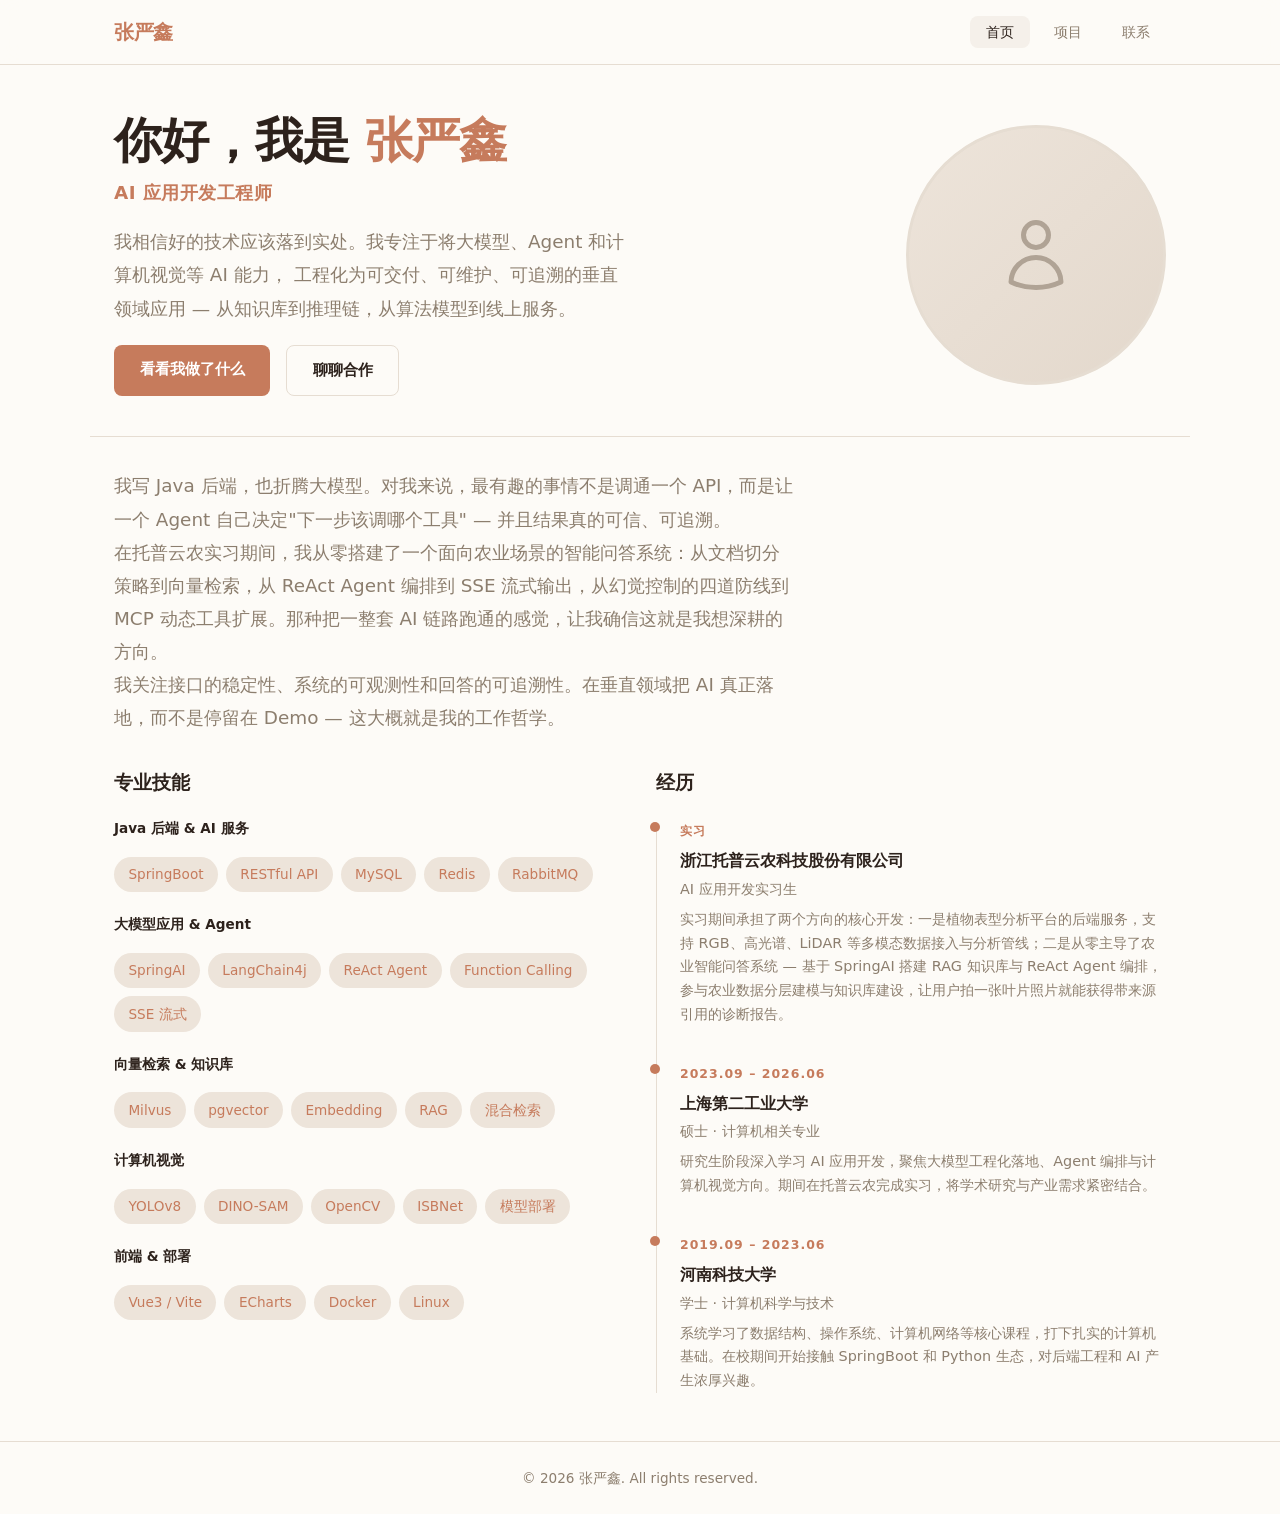
<file: index.html>
<!DOCTYPE html>
<html lang="zh-CN">
<head>
  <meta charset="UTF-8">
  <meta name="viewport" content="width=device-width, initial-scale=1.0">
  <meta name="description" content="张严鑫 — AI 应用开发工程师，专注大模型工程化落地与 Agent 编排。">
  <meta property="og:title" content="张严鑫 — AI 应用开发工程师">
  <meta property="og:description" content="专注大模型工程化落地、Agent 编排与计算机视觉的 AI 应用开发工程师。">
  <meta property="og:type" content="website">
  <title>张严鑫 — AI 应用开发工程师</title>
  <link rel="icon" href="data:image/svg+xml,<svg xmlns='http://www.w3.org/2000/svg' viewBox='0 0 100 100'><text y='.9em' font-size='90'>💻</text></svg>">
  <link rel="stylesheet" href="assets/css/base.css">
  <link rel="stylesheet" href="assets/css/components.css">
  <link rel="stylesheet" href="assets/css/pages.css">
  <link rel="stylesheet" href="assets/css/responsive.css">
</head>
<body>
  <nav id="navbar" data-active="home"></nav>

  <main>
    <!-- ====== Hero ====== -->
    <section class="hero">
      <div class="hero-content">
        <h1>你好，我是 <span class="highlight">张严鑫</span></h1>
        <p class="role">AI 应用开发工程师</p>
        <p class="subtitle">
          我相信好的技术应该落到实处。我专注于将大模型、Agent 和计算机视觉等 AI 能力，
          工程化为可交付、可维护、可追溯的垂直领域应用 — 从知识库到推理链，从算法模型到线上服务。
        </p>
        <div class="cta-buttons">
          <a href="pages/projects.html" class="btn btn-primary">看看我做了什么</a>
          <a href="pages/contact.html" class="btn btn-outline">聊聊合作</a>
        </div>
      </div>
      <div class="hero-photo">
        <div class="photo-placeholder">
          <svg xmlns="http://www.w3.org/2000/svg" fill="none" viewBox="0 0 24 24" stroke-width="1.5" stroke="currentColor">
            <path stroke-linecap="round" stroke-linejoin="round" d="M15.75 6a3.75 3.75 0 1 1-7.5 0 3.75 3.75 0 0 1 7.5 0ZM4.501 20.118a7.5 7.5 0 0 1 14.998 0A17.933 17.933 0 0 1 12 21.75c-2.676 0-5.216-.584-7.499-1.632Z" />
          </svg>
        </div>
      </div>
    </section>

    <!-- ====== About ====== -->
    <section class="about-section">
      <div class="bio">
        <p>我写 Java 后端，也折腾大模型。对我来说，最有趣的事情不是调通一个 API，而是让一个 Agent 自己决定"下一步该调哪个工具" — 并且结果真的可信、可追溯。</p>
        <p>在托普云农实习期间，我从零搭建了一个面向农业场景的智能问答系统：从文档切分策略到向量检索，从 ReAct Agent 编排到 SSE 流式输出，从幻觉控制的四道防线到 MCP 动态工具扩展。那种把一整套 AI 链路跑通的感觉，让我确信这就是我想深耕的方向。</p>
        <p>我关注接口的稳定性、系统的可观测性和回答的可追溯性。在垂直领域把 AI 真正落地，而不是停留在 Demo — 这大概就是我的工作哲学。</p>
      </div>

      <div class="about-grid">
        <div>
          <h3>专业技能</h3>
          <div class="skill-categories">

            <div class="skill-cat">
              <h4>Java 后端 & AI 服务</h4>
              <div class="skill-tags">
                <span class="skill-tag">SpringBoot</span>
                <span class="skill-tag">RESTful API</span>
                <span class="skill-tag">MySQL</span>
                <span class="skill-tag">Redis</span>
                <span class="skill-tag">RabbitMQ</span>
              </div>
            </div>

            <div class="skill-cat">
              <h4>大模型应用 & Agent</h4>
              <div class="skill-tags">
                <span class="skill-tag">SpringAI</span>
                <span class="skill-tag">LangChain4j</span>
                <span class="skill-tag">ReAct Agent</span>
                <span class="skill-tag">Function Calling</span>
                <span class="skill-tag">SSE 流式</span>
              </div>
            </div>

            <div class="skill-cat">
              <h4>向量检索 & 知识库</h4>
              <div class="skill-tags">
                <span class="skill-tag">Milvus</span>
                <span class="skill-tag">pgvector</span>
                <span class="skill-tag">Embedding</span>
                <span class="skill-tag">RAG</span>
                <span class="skill-tag">混合检索</span>
              </div>
            </div>

            <div class="skill-cat">
              <h4>计算机视觉</h4>
              <div class="skill-tags">
                <span class="skill-tag">YOLOv8</span>
                <span class="skill-tag">DINO-SAM</span>
                <span class="skill-tag">OpenCV</span>
                <span class="skill-tag">ISBNet</span>
                <span class="skill-tag">模型部署</span>
              </div>
            </div>

            <div class="skill-cat">
              <h4>前端 & 部署</h4>
              <div class="skill-tags">
                <span class="skill-tag">Vue3 / Vite</span>
                <span class="skill-tag">ECharts</span>
                <span class="skill-tag">Docker</span>
                <span class="skill-tag">Linux</span>
              </div>
            </div>

          </div>
        </div>

        <div>
          <h3>经历</h3>
          <div class="timeline">

            <div class="timeline-item">
              <div class="timeline-dot"></div>
              <div class="timeline-content">
                <span class="timeline-date">实习</span>
                <h4>浙江托普云农科技股份有限公司</h4>
                <p class="timeline-org">AI 应用开发实习生</p>
                <p>实习期间承担了两个方向的核心开发：一是植物表型分析平台的后端服务，支持 RGB、高光谱、LiDAR 等多模态数据接入与分析管线；二是从零主导了农业智能问答系统 — 基于 SpringAI 搭建 RAG 知识库与 ReAct Agent 编排，参与农业数据分层建模与知识库建设，让用户拍一张叶片照片就能获得带来源引用的诊断报告。</p>
              </div>
            </div>

            <div class="timeline-item">
              <div class="timeline-dot"></div>
              <div class="timeline-content">
                <span class="timeline-date">2023.09 – 2026.06</span>
                <h4>上海第二工业大学</h4>
                <p class="timeline-org">硕士 · 计算机相关专业</p>
                <p>研究生阶段深入学习 AI 应用开发，聚焦大模型工程化落地、Agent 编排与计算机视觉方向。期间在托普云农完成实习，将学术研究与产业需求紧密结合。</p>
              </div>
            </div>

            <div class="timeline-item">
              <div class="timeline-dot"></div>
              <div class="timeline-content">
                <span class="timeline-date">2019.09 – 2023.06</span>
                <h4>河南科技大学</h4>
                <p class="timeline-org">学士 · 计算机科学与技术</p>
                <p>系统学习了数据结构、操作系统、计算机网络等核心课程，打下扎实的计算机基础。在校期间开始接触 SpringBoot 和 Python 生态，对后端工程和 AI 产生浓厚兴趣。</p>
              </div>
            </div>

          </div>
        </div>
      </div>
    </section>
  </main>

  <footer>
    <p>&copy; 2026 张严鑫. All rights reserved.</p>
  </footer>

  <script src="assets/js/navbar.js"></script>
</body>
</html>
</file>
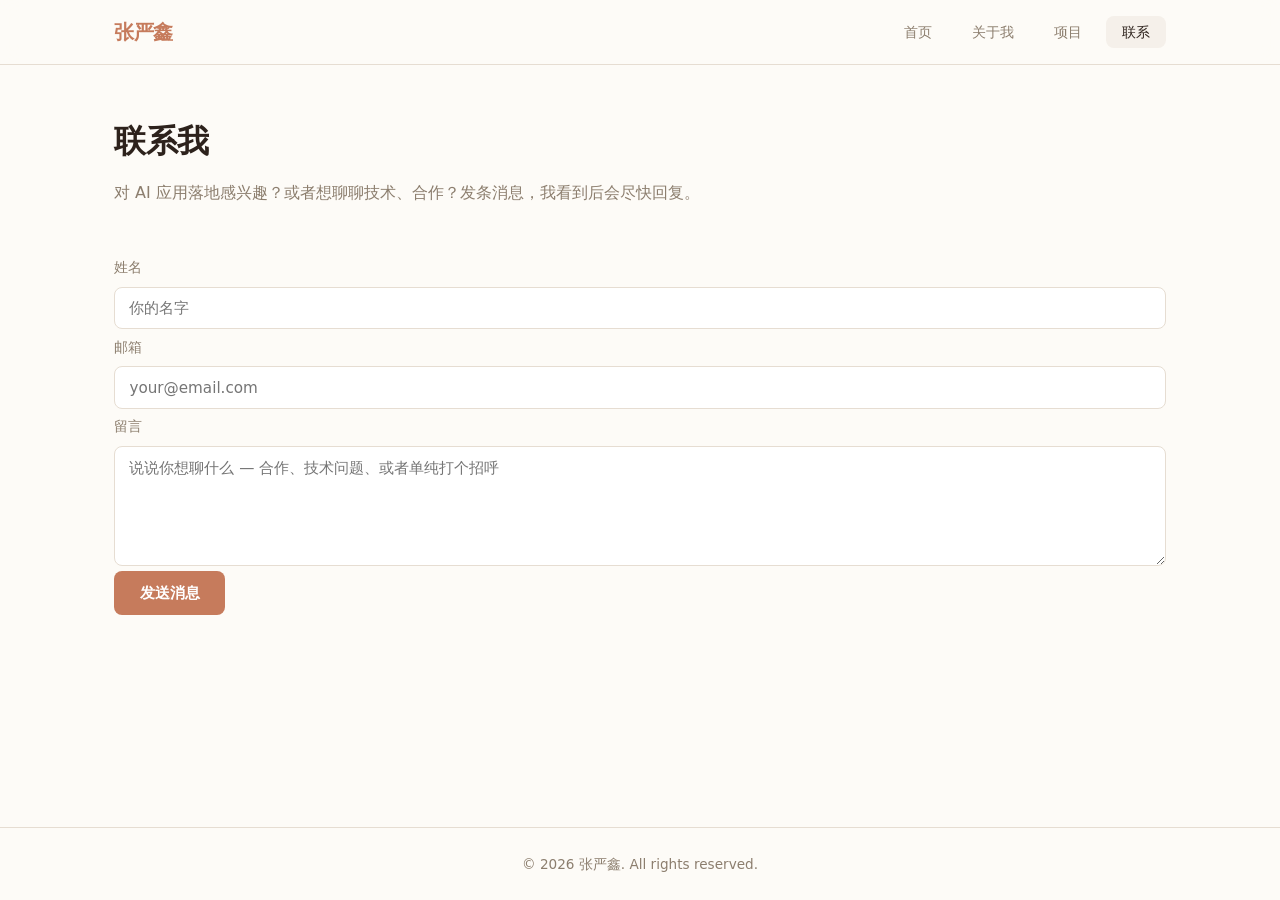
<file: contact.html>
<!DOCTYPE html>
<html lang="zh-CN">
<head>
  <meta charset="UTF-8">
  <meta name="viewport" content="width=device-width, initial-scale=1.0">
  <title>联系 — 张严鑫</title>
  <link rel="stylesheet" href="css/style.css">
</head>
<body>
  <nav class="navbar">
    <div class="nav-container">
      <a href="index.html" class="nav-logo">张严鑫</a>
      <ul class="nav-links">
        <li><a href="index.html">首页</a></li>
        <li><a href="about.html">关于我</a></li>
        <li><a href="projects.html">项目</a></li>
        <li><a href="contact.html" class="active">联系</a></li>
      </ul>
    </div>
  </nav>

  <main>
    <div class="page-header">
      <h2>联系我</h2>
      <p>对 AI 应用落地感兴趣？或者想聊聊技术、合作？发条消息，我看到后会尽快回复。</p>
    </div>

    <section class="content-section">
      <div class="contact-grid">
        <form id="contact-form" class="contact-form" novalidate>
          <div class="form-group">
            <label for="name">姓名</label>
            <input type="text" id="name" name="name" placeholder="你的名字" required autocomplete="name">
            <span class="form-error" id="name-error"></span>
          </div>
          <div class="form-group">
            <label for="email">邮箱</label>
            <input type="email" id="email" name="email" placeholder="your@email.com" required autocomplete="email">
            <span class="form-error" id="email-error"></span>
          </div>
          <div class="form-group">
            <label for="message">留言</label>
            <textarea id="message" name="message" placeholder="说说你想聊什么 — 合作、技术问题、或者单纯打个招呼" required rows="5"></textarea>
            <span class="form-error" id="message-error"></span>
          </div>
          <button type="submit" id="submit-btn" class="btn btn-primary">
            <span class="btn-text">发送消息</span>
            <span class="btn-spinner" hidden></span>
          </button>
          <div id="form-feedback" class="form-feedback" hidden></div>
        </form>

        <!-- <div class="contact-info">
          <h3>也欢迎直接联系</h3>
          <p>邮箱：2443852986@qq.com</p>
          <p>电话：17838910932</p>
          <p>24 岁 · 现居浙江</p>
          <p>求职方向：AI 应用开发工程师</p>
        </div> -->
      </div>
    </section>
  </main>

  <footer>
    <p>&copy; 2026 张严鑫. All rights reserved.</p>
  </footer>

  <script src="js/contact.js"></script>
</body>
</html>
</file>
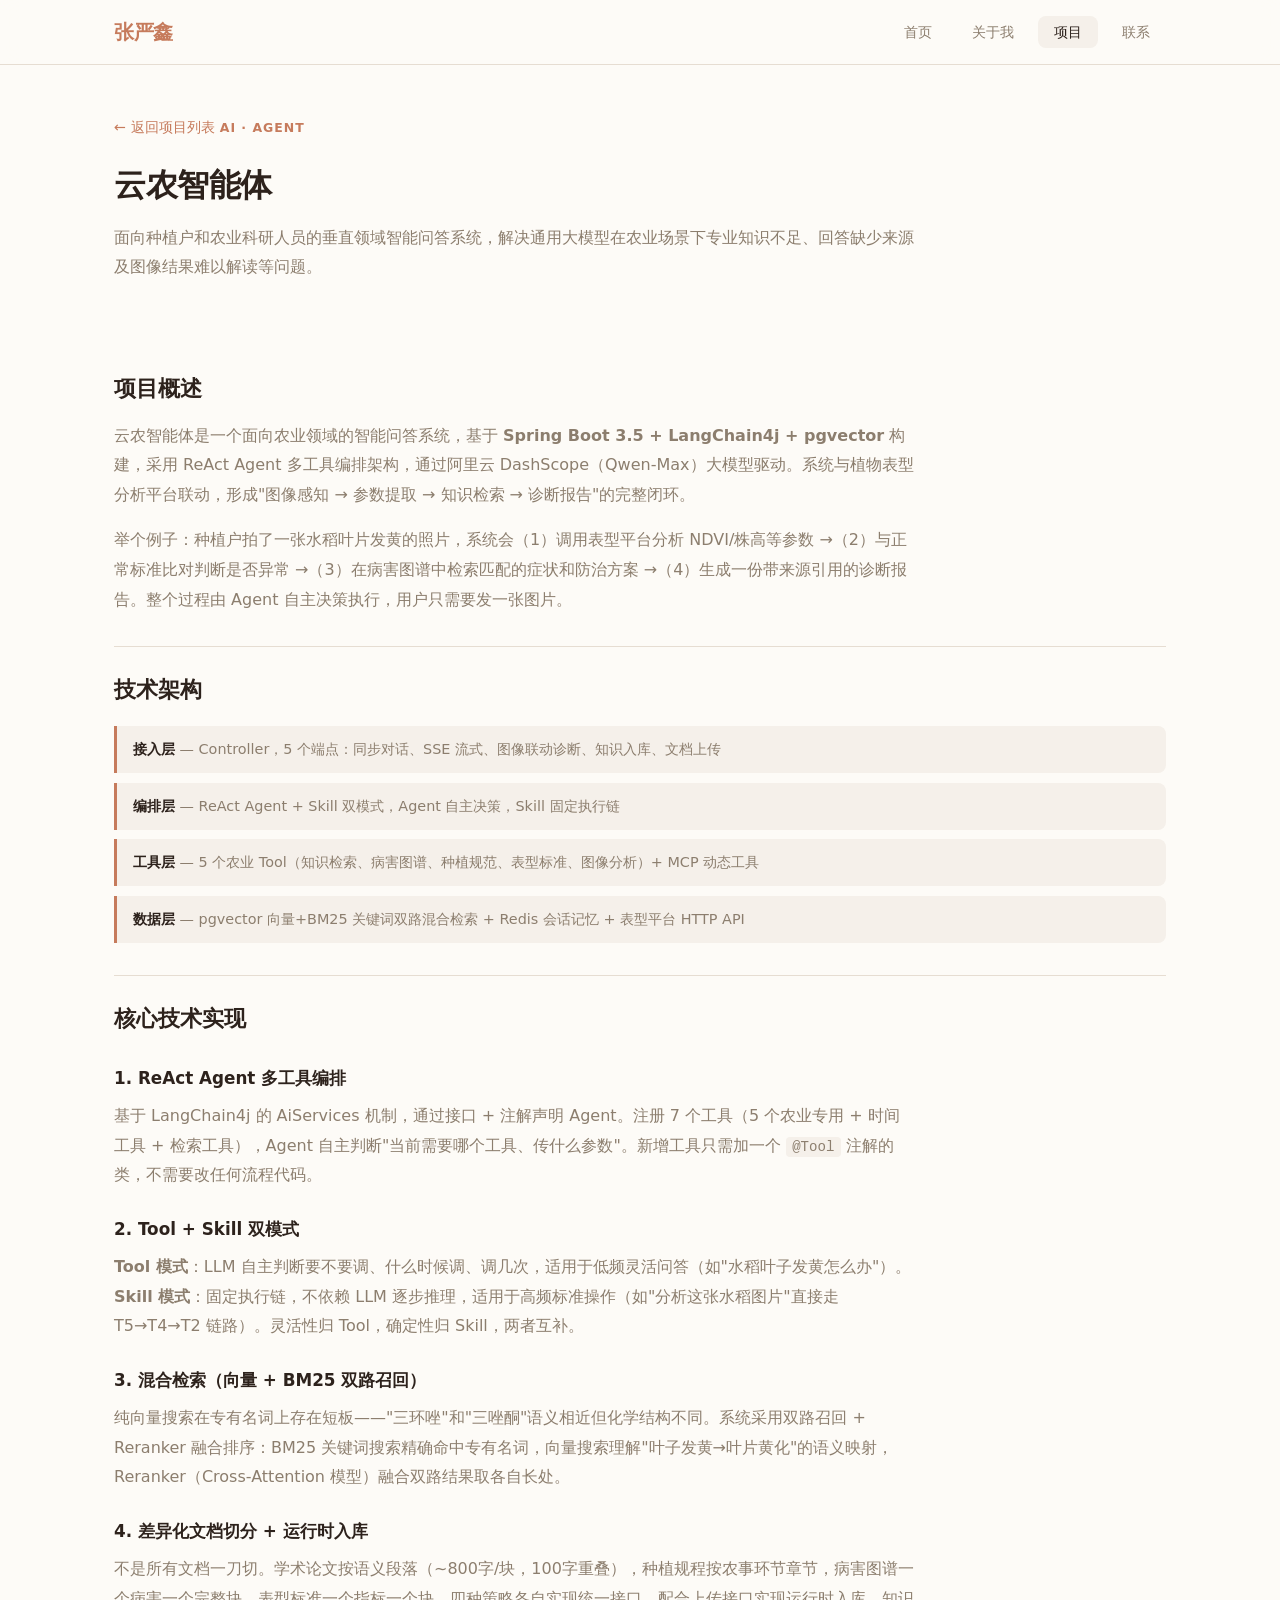
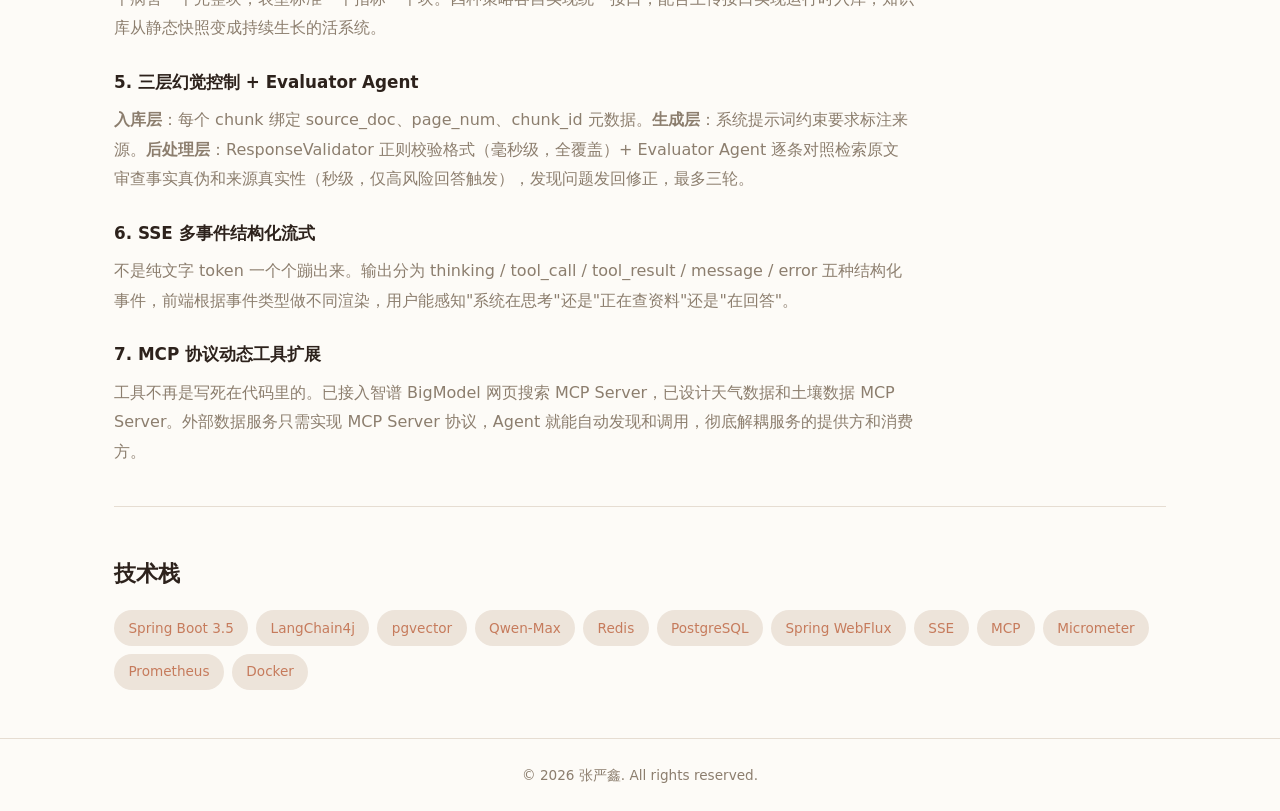
<file: project-cloud-agri.html>
<!DOCTYPE html>
<html lang="zh-CN">
<head>
  <meta charset="UTF-8">
  <meta name="viewport" content="width=device-width, initial-scale=1.0">
  <title>云农智能体 — 张严鑫</title>
  <link rel="stylesheet" href="css/style.css">
</head>
<body>
  <nav class="navbar">
    <div class="nav-container">
      <a href="index.html" class="nav-logo">张严鑫</a>
      <ul class="nav-links">
        <li><a href="index.html">首页</a></li>
        <li><a href="about.html">关于我</a></li>
        <li><a href="projects.html" class="active">项目</a></li>
        <li><a href="contact.html">联系</a></li>
      </ul>
    </div>
  </nav>

  <main>
    <article class="project-detail">
      <div class="page-header">
        <a href="projects.html" class="back-link">&larr; 返回项目列表</a>
        <span class="detail-category">AI · Agent</span>
        <h2>云农智能体</h2>
        <p>面向种植户和农业科研人员的垂直领域智能问答系统，解决通用大模型在农业场景下专业知识不足、回答缺少来源及图像结果难以解读等问题。</p>
      </div>

      <section class="content-section">
        <h3>项目概述</h3>
        <p>云农智能体是一个面向农业领域的智能问答系统，基于 <strong>Spring Boot 3.5 + LangChain4j + pgvector</strong> 构建，采用 ReAct Agent 多工具编排架构，通过阿里云 DashScope（Qwen-Max）大模型驱动。系统与植物表型分析平台联动，形成"图像感知 → 参数提取 → 知识检索 → 诊断报告"的完整闭环。</p>
        <p>举个例子：种植户拍了一张水稻叶片发黄的照片，系统会（1）调用表型平台分析 NDVI/株高等参数 →（2）与正常标准比对判断是否异常 →（3）在病害图谱中检索匹配的症状和防治方案 →（4）生成一份带来源引用的诊断报告。整个过程由 Agent 自主决策执行，用户只需要发一张图片。</p>

        <h3>技术架构</h3>
        <div class="arch-layers">
          <div class="arch-layer"><strong>接入层</strong> — Controller，5 个端点：同步对话、SSE 流式、图像联动诊断、知识入库、文档上传</div>
          <div class="arch-layer"><strong>编排层</strong> — ReAct Agent + Skill 双模式，Agent 自主决策，Skill 固定执行链</div>
          <div class="arch-layer"><strong>工具层</strong> — 5 个农业 Tool（知识检索、病害图谱、种植规范、表型标准、图像分析）+ MCP 动态工具</div>
          <div class="arch-layer"><strong>数据层</strong> — pgvector 向量+BM25 关键词双路混合检索 + Redis 会话记忆 + 表型平台 HTTP API</div>
        </div>

        <h3>核心技术实现</h3>

        <h4>1. ReAct Agent 多工具编排</h4>
        <p>基于 LangChain4j 的 AiServices 机制，通过接口 + 注解声明 Agent。注册 7 个工具（5 个农业专用 + 时间工具 + 检索工具），Agent 自主判断"当前需要哪个工具、传什么参数"。新增工具只需加一个 <code>@Tool</code> 注解的类，不需要改任何流程代码。</p>

        <h4>2. Tool + Skill 双模式</h4>
        <p><strong>Tool 模式</strong>：LLM 自主判断要不要调、什么时候调、调几次，适用于低频灵活问答（如"水稻叶子发黄怎么办"）。<strong>Skill 模式</strong>：固定执行链，不依赖 LLM 逐步推理，适用于高频标准操作（如"分析这张水稻图片"直接走 T5→T4→T2 链路）。灵活性归 Tool，确定性归 Skill，两者互补。</p>

        <h4>3. 混合检索（向量 + BM25 双路召回）</h4>
        <p>纯向量搜索在专有名词上存在短板——"三环唑"和"三唑酮"语义相近但化学结构不同。系统采用双路召回 + Reranker 融合排序：BM25 关键词搜索精确命中专有名词，向量搜索理解"叶子发黄→叶片黄化"的语义映射，Reranker（Cross-Attention 模型）融合双路结果取各自长处。</p>

        <h4>4. 差异化文档切分 + 运行时入库</h4>
        <p>不是所有文档一刀切。学术论文按语义段落（~800字/块，100字重叠），种植规程按农事环节章节，病害图谱一个病害一个完整块，表型标准一个指标一个块。四种策略各自实现统一接口，配合上传接口实现运行时入库，知识库从静态快照变成持续生长的活系统。</p>

        <h4>5. 三层幻觉控制 + Evaluator Agent</h4>
        <p><strong>入库层</strong>：每个 chunk 绑定 source_doc、page_num、chunk_id 元数据。<strong>生成层</strong>：系统提示词约束要求标注来源。<strong>后处理层</strong>：ResponseValidator 正则校验格式（毫秒级，全覆盖）+ Evaluator Agent 逐条对照检索原文审查事实真伪和来源真实性（秒级，仅高风险回答触发），发现问题发回修正，最多三轮。</p>

        <h4>6. SSE 多事件结构化流式</h4>
        <p>不是纯文字 token 一个个蹦出来。输出分为 thinking / tool_call / tool_result / message / error 五种结构化事件，前端根据事件类型做不同渲染，用户能感知"系统在思考"还是"正在查资料"还是"在回答"。</p>

        <h4>7. MCP 协议动态工具扩展</h4>
        <p>工具不再是写死在代码里的。已接入智谱 BigModel 网页搜索 MCP Server，已设计天气数据和土壤数据 MCP Server。外部数据服务只需实现 MCP Server 协议，Agent 就能自动发现和调用，彻底解耦服务的提供方和消费方。</p>

        <div class="tech-stack">
          <h3>技术栈</h3>
          <div class="skill-tags">
            <span class="skill-tag">Spring Boot 3.5</span>
            <span class="skill-tag">LangChain4j</span>
            <span class="skill-tag">pgvector</span>
            <span class="skill-tag">Qwen-Max</span>
            <span class="skill-tag">Redis</span>
            <span class="skill-tag">PostgreSQL</span>
            <span class="skill-tag">Spring WebFlux</span>
            <span class="skill-tag">SSE</span>
            <span class="skill-tag">MCP</span>
            <span class="skill-tag">Micrometer</span>
            <span class="skill-tag">Prometheus</span>
            <span class="skill-tag">Docker</span>
          </div>
        </div>
      </section>
    </article>
  </main>

  <footer>
    <p>&copy; 2026 张严鑫. All rights reserved.</p>
  </footer>
</body>
</html>
</file>
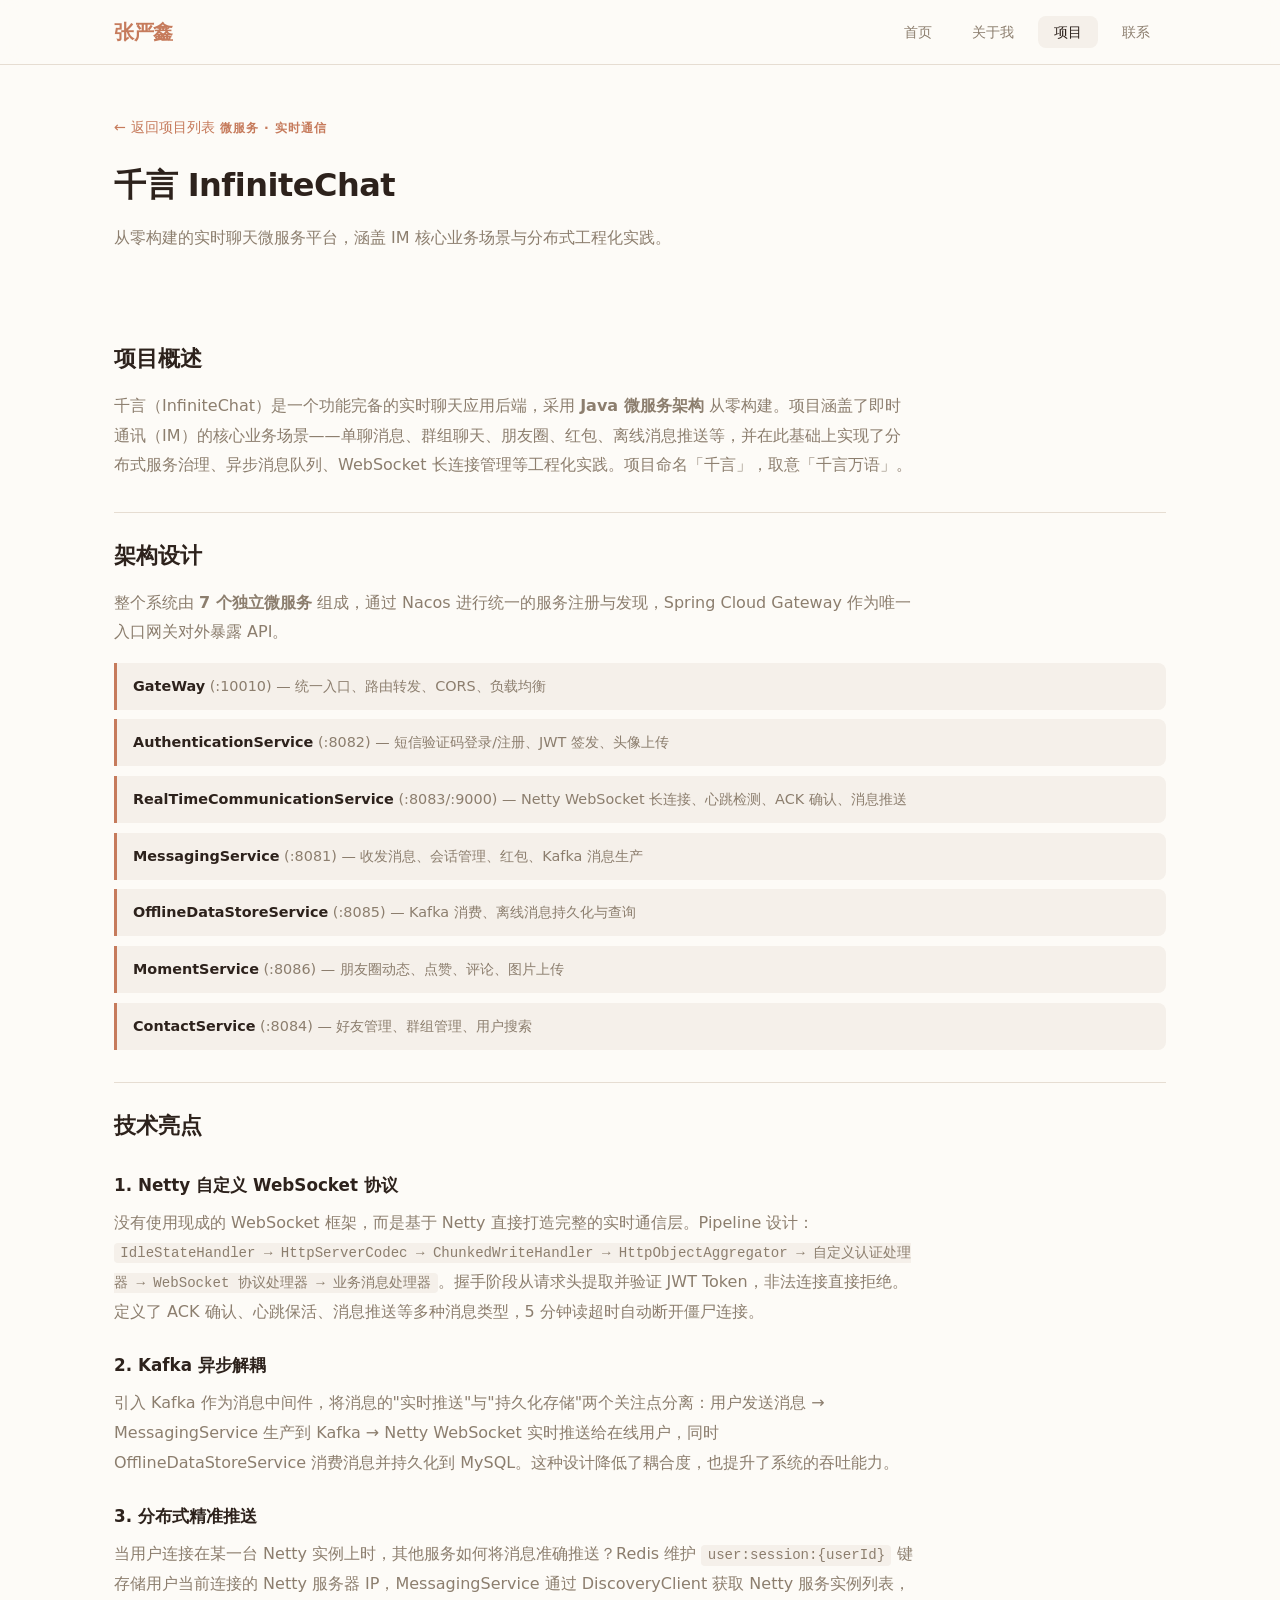
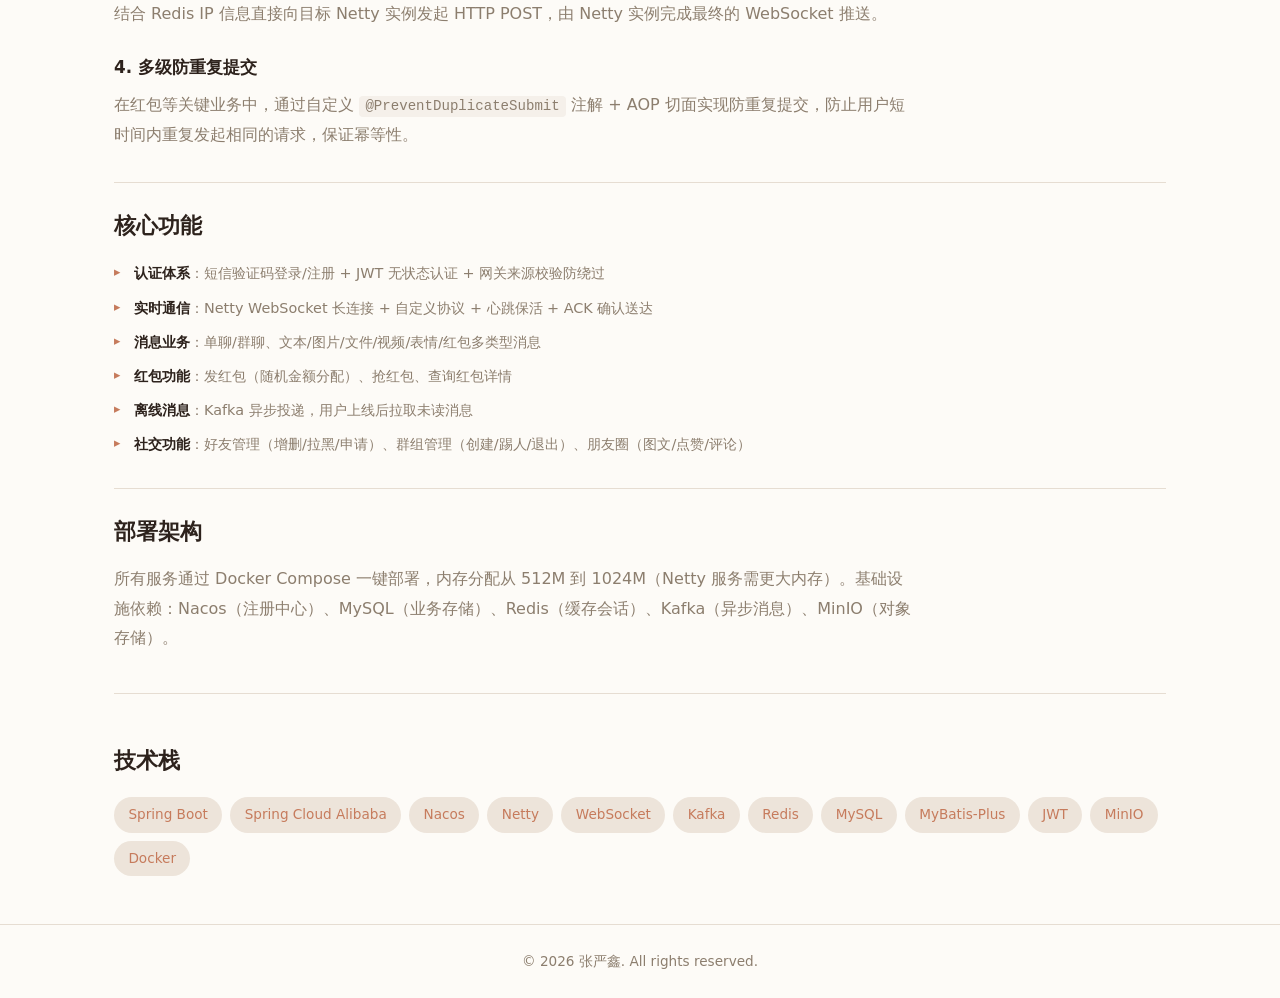
<file: project-im.html>
<!DOCTYPE html>
<html lang="zh-CN">
<head>
  <meta charset="UTF-8">
  <meta name="viewport" content="width=device-width, initial-scale=1.0">
  <title>千言 InfiniteChat — 张严鑫</title>
  <link rel="stylesheet" href="css/style.css">
</head>
<body>
  <nav class="navbar">
    <div class="nav-container">
      <a href="index.html" class="nav-logo">张严鑫</a>
      <ul class="nav-links">
        <li><a href="index.html">首页</a></li>
        <li><a href="about.html">关于我</a></li>
        <li><a href="projects.html" class="active">项目</a></li>
        <li><a href="contact.html">联系</a></li>
      </ul>
    </div>
  </nav>

  <main>
    <article class="project-detail">
      <div class="page-header">
        <a href="projects.html" class="back-link">&larr; 返回项目列表</a>
        <span class="detail-category">微服务 · 实时通信</span>
        <h2>千言 InfiniteChat</h2>
        <p>从零构建的实时聊天微服务平台，涵盖 IM 核心业务场景与分布式工程化实践。</p>
      </div>

      <section class="content-section">
        <h3>项目概述</h3>
        <p>千言（InfiniteChat）是一个功能完备的实时聊天应用后端，采用 <strong>Java 微服务架构</strong> 从零构建。项目涵盖了即时通讯（IM）的核心业务场景——单聊消息、群组聊天、朋友圈、红包、离线消息推送等，并在此基础上实现了分布式服务治理、异步消息队列、WebSocket 长连接管理等工程化实践。项目命名「千言」，取意「千言万语」。</p>

        <h3>架构设计</h3>
        <p>整个系统由 <strong>7 个独立微服务</strong> 组成，通过 Nacos 进行统一的服务注册与发现，Spring Cloud Gateway 作为唯一入口网关对外暴露 API。</p>

        <div class="arch-layers">
          <div class="arch-layer"><strong>GateWay</strong> (:10010) — 统一入口、路由转发、CORS、负载均衡</div>
          <div class="arch-layer"><strong>AuthenticationService</strong> (:8082) — 短信验证码登录/注册、JWT 签发、头像上传</div>
          <div class="arch-layer"><strong>RealTimeCommunicationService</strong> (:8083/:9000) — Netty WebSocket 长连接、心跳检测、ACK 确认、消息推送</div>
          <div class="arch-layer"><strong>MessagingService</strong> (:8081) — 收发消息、会话管理、红包、Kafka 消息生产</div>
          <div class="arch-layer"><strong>OfflineDataStoreService</strong> (:8085) — Kafka 消费、离线消息持久化与查询</div>
          <div class="arch-layer"><strong>MomentService</strong> (:8086) — 朋友圈动态、点赞、评论、图片上传</div>
          <div class="arch-layer"><strong>ContactService</strong> (:8084) — 好友管理、群组管理、用户搜索</div>
        </div>

        <h3>技术亮点</h3>

        <h4>1. Netty 自定义 WebSocket 协议</h4>
        <p>没有使用现成的 WebSocket 框架，而是基于 Netty 直接打造完整的实时通信层。Pipeline 设计：<code>IdleStateHandler → HttpServerCodec → ChunkedWriteHandler → HttpObjectAggregator → 自定义认证处理器 → WebSocket 协议处理器 → 业务消息处理器</code>。握手阶段从请求头提取并验证 JWT Token，非法连接直接拒绝。定义了 ACK 确认、心跳保活、消息推送等多种消息类型，5 分钟读超时自动断开僵尸连接。</p>

        <h4>2. Kafka 异步解耦</h4>
        <p>引入 Kafka 作为消息中间件，将消息的"实时推送"与"持久化存储"两个关注点分离：用户发送消息 → MessagingService 生产到 Kafka → Netty WebSocket 实时推送给在线用户，同时 OfflineDataStoreService 消费消息并持久化到 MySQL。这种设计降低了耦合度，也提升了系统的吞吐能力。</p>

        <h4>3. 分布式精准推送</h4>
        <p>当用户连接在某一台 Netty 实例上时，其他服务如何将消息准确推送？Redis 维护 <code>user:session:{userId}</code> 键存储用户当前连接的 Netty 服务器 IP，MessagingService 通过 DiscoveryClient 获取 Netty 服务实例列表，结合 Redis IP 信息直接向目标 Netty 实例发起 HTTP POST，由 Netty 实例完成最终的 WebSocket 推送。</p>

        <h4>4. 多级防重复提交</h4>
        <p>在红包等关键业务中，通过自定义 <code>@PreventDuplicateSubmit</code> 注解 + AOP 切面实现防重复提交，防止用户短时间内重复发起相同的请求，保证幂等性。</p>

        <h3>核心功能</h3>
        <ul class="feature-list">
          <li><strong>认证体系</strong>：短信验证码登录/注册 + JWT 无状态认证 + 网关来源校验防绕过</li>
          <li><strong>实时通信</strong>：Netty WebSocket 长连接 + 自定义协议 + 心跳保活 + ACK 确认送达</li>
          <li><strong>消息业务</strong>：单聊/群聊、文本/图片/文件/视频/表情/红包多类型消息</li>
          <li><strong>红包功能</strong>：发红包（随机金额分配）、抢红包、查询红包详情</li>
          <li><strong>离线消息</strong>：Kafka 异步投递，用户上线后拉取未读消息</li>
          <li><strong>社交功能</strong>：好友管理（增删/拉黑/申请）、群组管理（创建/踢人/退出）、朋友圈（图文/点赞/评论）</li>
        </ul>

        <h3>部署架构</h3>
        <p>所有服务通过 Docker Compose 一键部署，内存分配从 512M 到 1024M（Netty 服务需更大内存）。基础设施依赖：Nacos（注册中心）、MySQL（业务存储）、Redis（缓存会话）、Kafka（异步消息）、MinIO（对象存储）。</p>

        <div class="tech-stack">
          <h3>技术栈</h3>
          <div class="skill-tags">
            <span class="skill-tag">Spring Boot</span>
            <span class="skill-tag">Spring Cloud Alibaba</span>
            <span class="skill-tag">Nacos</span>
            <span class="skill-tag">Netty</span>
            <span class="skill-tag">WebSocket</span>
            <span class="skill-tag">Kafka</span>
            <span class="skill-tag">Redis</span>
            <span class="skill-tag">MySQL</span>
            <span class="skill-tag">MyBatis-Plus</span>
            <span class="skill-tag">JWT</span>
            <span class="skill-tag">MinIO</span>
            <span class="skill-tag">Docker</span>
          </div>
        </div>
      </section>
    </article>
  </main>

  <footer>
    <p>&copy; 2026 张严鑫. All rights reserved.</p>
  </footer>
</body>
</html>
</file>
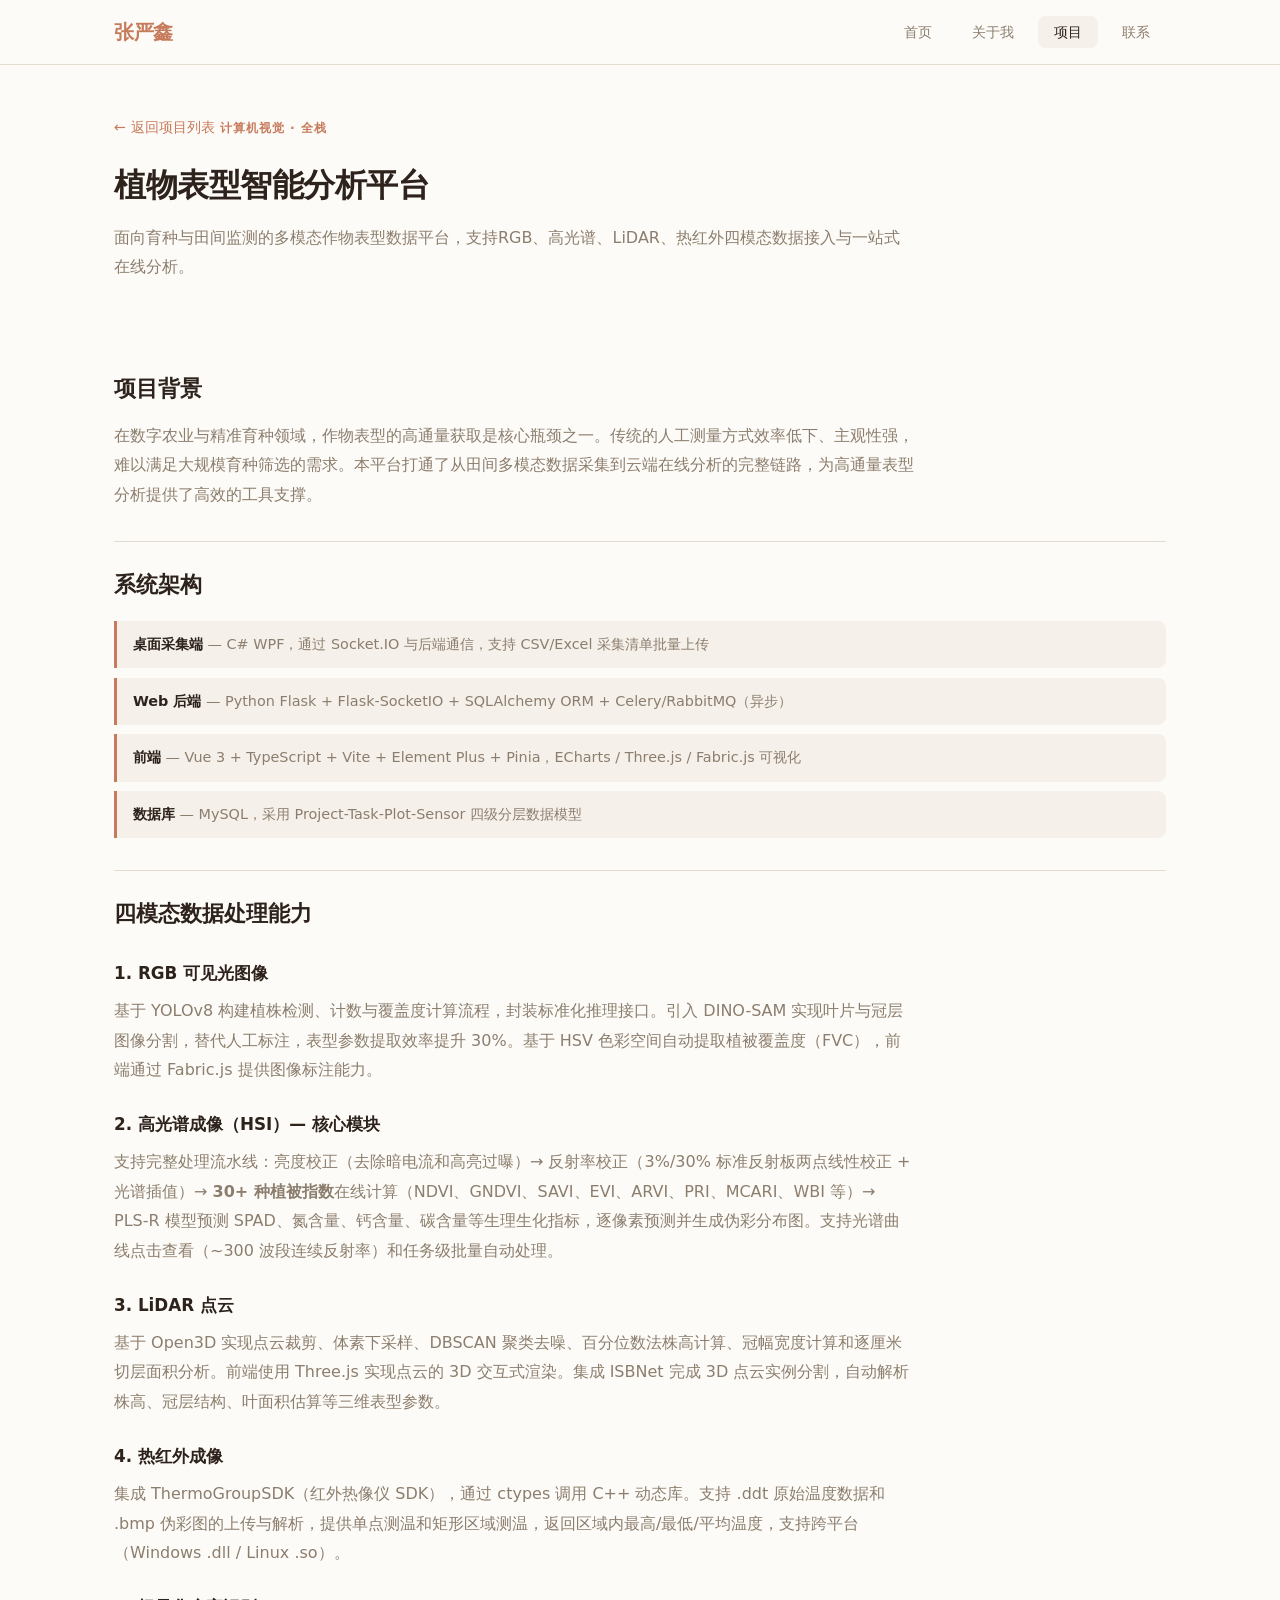
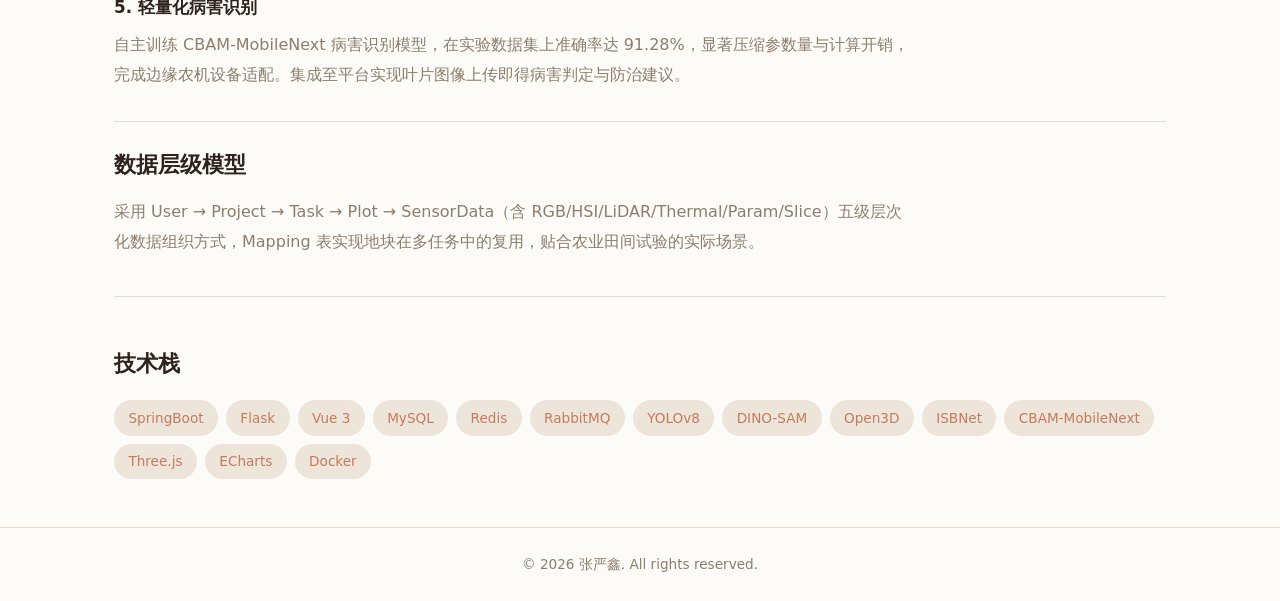
<file: project-phenotype.html>
<!DOCTYPE html>
<html lang="zh-CN">
<head>
  <meta charset="UTF-8">
  <meta name="viewport" content="width=device-width, initial-scale=1.0">
  <title>植物表型智能分析平台 — 张严鑫</title>
  <link rel="stylesheet" href="css/style.css">
</head>
<body>
  <nav class="navbar">
    <div class="nav-container">
      <a href="index.html" class="nav-logo">张严鑫</a>
      <ul class="nav-links">
        <li><a href="index.html">首页</a></li>
        <li><a href="about.html">关于我</a></li>
        <li><a href="projects.html" class="active">项目</a></li>
        <li><a href="contact.html">联系</a></li>
      </ul>
    </div>
  </nav>

  <main>
    <article class="project-detail">
      <div class="page-header">
        <a href="projects.html" class="back-link">&larr; 返回项目列表</a>
        <span class="detail-category">计算机视觉 · 全栈</span>
        <h2>植物表型智能分析平台</h2>
        <p>面向育种与田间监测的多模态作物表型数据平台，支持RGB、高光谱、LiDAR、热红外四模态数据接入与一站式在线分析。</p>
      </div>

      <section class="content-section">
        <h3>项目背景</h3>
        <p>在数字农业与精准育种领域，作物表型的高通量获取是核心瓶颈之一。传统的人工测量方式效率低下、主观性强，难以满足大规模育种筛选的需求。本平台打通了从田间多模态数据采集到云端在线分析的完整链路，为高通量表型分析提供了高效的工具支撑。</p>

        <h3>系统架构</h3>
        <div class="arch-layers">
          <div class="arch-layer"><strong>桌面采集端</strong> — C# WPF，通过 Socket.IO 与后端通信，支持 CSV/Excel 采集清单批量上传</div>
          <div class="arch-layer"><strong>Web 后端</strong> — Python Flask + Flask-SocketIO + SQLAlchemy ORM + Celery/RabbitMQ（异步）</div>
          <div class="arch-layer"><strong>前端</strong> — Vue 3 + TypeScript + Vite + Element Plus + Pinia，ECharts / Three.js / Fabric.js 可视化</div>
          <div class="arch-layer"><strong>数据库</strong> — MySQL，采用 Project-Task-Plot-Sensor 四级分层数据模型</div>
        </div>

        <h3>四模态数据处理能力</h3>

        <h4>1. RGB 可见光图像</h4>
        <p>基于 YOLOv8 构建植株检测、计数与覆盖度计算流程，封装标准化推理接口。引入 DINO-SAM 实现叶片与冠层图像分割，替代人工标注，表型参数提取效率提升 30%。基于 HSV 色彩空间自动提取植被覆盖度（FVC），前端通过 Fabric.js 提供图像标注能力。</p>

        <h4>2. 高光谱成像（HSI）— 核心模块</h4>
        <p>支持完整处理流水线：亮度校正（去除暗电流和高亮过曝）→ 反射率校正（3%/30% 标准反射板两点线性校正 + 光谱插值）→ <strong>30+ 种植被指数</strong>在线计算（NDVI、GNDVI、SAVI、EVI、ARVI、PRI、MCARI、WBI 等）→ PLS-R 模型预测 SPAD、氮含量、钙含量、碳含量等生理生化指标，逐像素预测并生成伪彩分布图。支持光谱曲线点击查看（~300 波段连续反射率）和任务级批量自动处理。</p>

        <h4>3. LiDAR 点云</h4>
        <p>基于 Open3D 实现点云裁剪、体素下采样、DBSCAN 聚类去噪、百分位数法株高计算、冠幅宽度计算和逐厘米切层面积分析。前端使用 Three.js 实现点云的 3D 交互式渲染。集成 ISBNet 完成 3D 点云实例分割，自动解析株高、冠层结构、叶面积估算等三维表型参数。</p>

        <h4>4. 热红外成像</h4>
        <p>集成 ThermoGroupSDK（红外热像仪 SDK），通过 ctypes 调用 C++ 动态库。支持 .ddt 原始温度数据和 .bmp 伪彩图的上传与解析，提供单点测温和矩形区域测温，返回区域内最高/最低/平均温度，支持跨平台（Windows .dll / Linux .so）。</p>

        <h4>5. 轻量化病害识别</h4>
        <p>自主训练 CBAM-MobileNext 病害识别模型，在实验数据集上准确率达 91.28%，显著压缩参数量与计算开销，完成边缘农机设备适配。集成至平台实现叶片图像上传即得病害判定与防治建议。</p>

        <h3>数据层级模型</h3>
        <p>采用 User → Project → Task → Plot → SensorData（含 RGB/HSI/LiDAR/Thermal/Param/Slice）五级层次化数据组织方式，Mapping 表实现地块在多任务中的复用，贴合农业田间试验的实际场景。</p>

        <div class="tech-stack">
          <h3>技术栈</h3>
          <div class="skill-tags">
            <span class="skill-tag">SpringBoot</span>
            <span class="skill-tag">Flask</span>
            <span class="skill-tag">Vue 3</span>
            <span class="skill-tag">MySQL</span>
            <span class="skill-tag">Redis</span>
            <span class="skill-tag">RabbitMQ</span>
            <span class="skill-tag">YOLOv8</span>
            <span class="skill-tag">DINO-SAM</span>
            <span class="skill-tag">Open3D</span>
            <span class="skill-tag">ISBNet</span>
            <span class="skill-tag">CBAM-MobileNext</span>
            <span class="skill-tag">Three.js</span>
            <span class="skill-tag">ECharts</span>
            <span class="skill-tag">Docker</span>
          </div>
        </div>
      </section>
    </article>
  </main>

  <footer>
    <p>&copy; 2026 张严鑫. All rights reserved.</p>
  </footer>
</body>
</html>
</file>
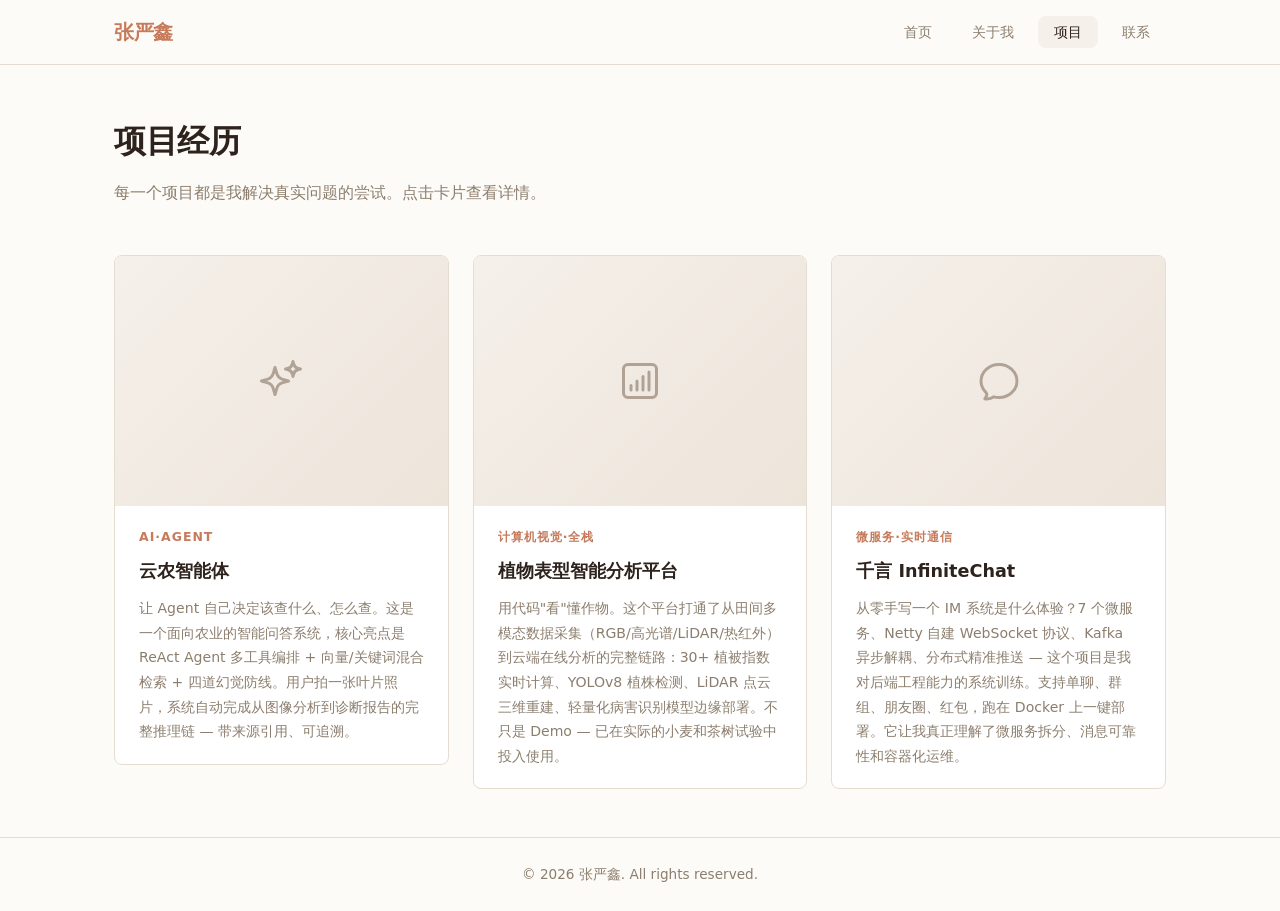
<file: projects.html>
<!DOCTYPE html>
<html lang="zh-CN">
<head>
  <meta charset="UTF-8">
  <meta name="viewport" content="width=device-width, initial-scale=1.0">
  <title>项目 — 张严鑫</title>
  <link rel="stylesheet" href="css/style.css">
</head>
<body>
  <nav class="navbar">
    <div class="nav-container">
      <a href="index.html" class="nav-logo">张严鑫</a>
      <ul class="nav-links">
        <li><a href="index.html">首页</a></li>
        <li><a href="about.html">关于我</a></li>
        <li><a href="projects.html" class="active">项目</a></li>
        <li><a href="contact.html">联系</a></li>
      </ul>
    </div>
  </nav>

  <main>
    <div class="page-header">
      <h2>项目经历</h2>
      <p>每一个项目都是我解决真实问题的尝试。点击卡片查看详情。</p>
    </div>

    <section class="content-section">
      <div class="project-grid">

        <a href="project-cloud-agri.html" class="project-link">
          <article class="project-card">
            <div class="project-thumb">
              <svg xmlns="http://www.w3.org/2000/svg" fill="none" viewBox="0 0 24 24" stroke-width="1.5" stroke="currentColor">
                <path stroke-linecap="round" stroke-linejoin="round" d="M9.813 15.904L9 18.75l-.813-2.846a4.5 4.5 0 00-3.09-3.09L2.25 12l2.846-.813a4.5 4.5 0 003.09-3.09L9 5.25l.813 2.846a4.5 4.5 0 003.09 3.09L15.75 12l-2.846.813a4.5 4.5 0 00-3.09 3.09zM18.259 8.715L18 9.75l-.259-1.035a3.375 3.375 0 00-2.455-2.456L14.25 6l1.036-.259a3.375 3.375 0 002.455-2.456L18 2.25l.259 1.035a3.375 3.375 0 002.455 2.456L21.75 6l-1.036.259a3.375 3.375 0 00-2.455 2.456z" />
              </svg>
            </div>
            <span class="project-category">AI·Agent</span>
            <h3>云农智能体</h3>
            <p>让 Agent 自己决定该查什么、怎么查。这是一个面向农业的智能问答系统，核心亮点是 ReAct Agent 多工具编排 + 向量/关键词混合检索 + 四道幻觉防线。用户拍一张叶片照片，系统自动完成从图像分析到诊断报告的完整推理链 — 带来源引用、可追溯。</p>
          </article>
        </a>

        <a href="project-phenotype.html" class="project-link">
          <article class="project-card">
            <div class="project-thumb">
              <svg xmlns="http://www.w3.org/2000/svg" fill="none" viewBox="0 0 24 24" stroke-width="1.5" stroke="currentColor">
                <path stroke-linecap="round" stroke-linejoin="round" d="M7.5 14.25v2.25m3-4.5v4.5m3-6.75v6.75m3-9v9M6 20.25h12A2.25 2.25 0 0020.25 18V6A2.25 2.25 0 0018 3.75H6A2.25 2.25 0 003.75 6v12A2.25 2.25 0 006 20.25z" />
              </svg>
            </div>
            <span class="project-category">计算机视觉·全栈</span>
            <h3>植物表型智能分析平台</h3>
            <p>用代码"看"懂作物。这个平台打通了从田间多模态数据采集（RGB/高光谱/LiDAR/热红外）到云端在线分析的完整链路：30+ 植被指数实时计算、YOLOv8 植株检测、LiDAR 点云三维重建、轻量化病害识别模型边缘部署。不只是 Demo — 已在实际的小麦和茶树试验中投入使用。</p>
          </article>
        </a>

        <a href="project-im.html" class="project-link">
          <article class="project-card">
            <div class="project-thumb">
              <svg xmlns="http://www.w3.org/2000/svg" fill="none" viewBox="0 0 24 24" stroke-width="1.5" stroke="currentColor">
                <path stroke-linecap="round" stroke-linejoin="round" d="M12 20.25c4.97 0 9-3.694 9-8.25s-4.03-8.25-9-8.25S3 7.444 3 12c0 2.104.859 4.023 2.273 5.48.432.447.74 1.04.586 1.641a4.483 4.483 0 01-.923 1.785A5.969 5.969 0 006 21c1.282 0 2.47-.402 3.445-1.087.81.22 1.668.337 2.555.337z" />
              </svg>
            </div>
            <span class="project-category">微服务·实时通信</span>
            <h3>千言 InfiniteChat</h3>
            <p>从零手写一个 IM 系统是什么体验？7 个微服务、Netty 自建 WebSocket 协议、Kafka 异步解耦、分布式精准推送 — 这个项目是我对后端工程能力的系统训练。支持单聊、群组、朋友圈、红包，跑在 Docker 上一键部署。它让我真正理解了微服务拆分、消息可靠性和容器化运维。</p>
          </article>
        </a>

      </div>
    </section>
  </main>

  <footer>
    <p>&copy; 2026 张严鑫. All rights reserved.</p>
  </footer>
</body>
</html>
</file>
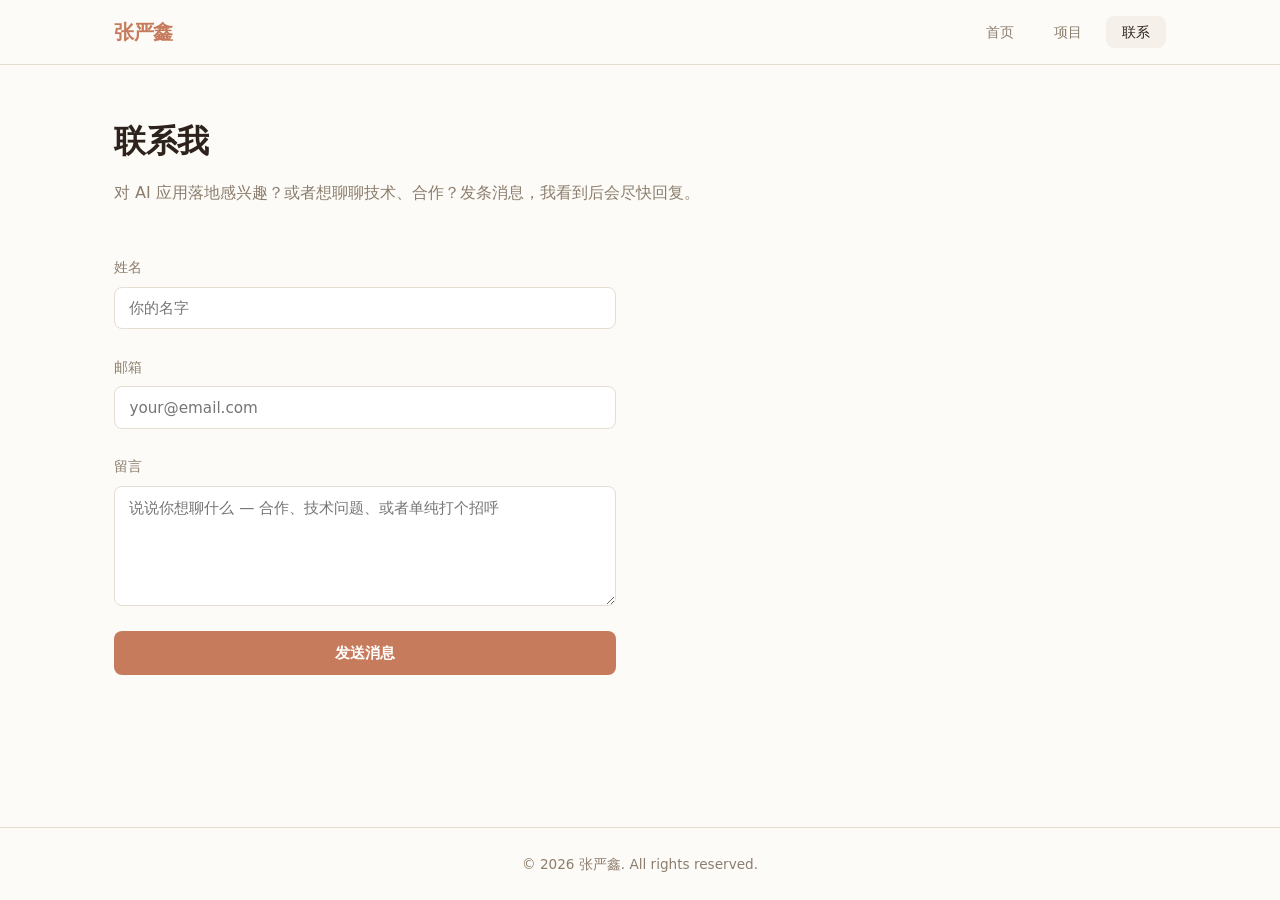
<file: pages/contact.html>
<!DOCTYPE html>
<html lang="zh-CN">
<head>
  <meta charset="UTF-8">
  <meta name="viewport" content="width=device-width, initial-scale=1.0">
  <meta name="description" content="联系张严鑫 — AI 应用开发工程师。">
  <title>联系 — 张严鑫</title>
  <link rel="icon" href="data:image/svg+xml,<svg xmlns='http://www.w3.org/2000/svg' viewBox='0 0 100 100'><text y='.9em' font-size='90'>💻</text></svg>">
  <link rel="stylesheet" href="../assets/css/base.css">
  <link rel="stylesheet" href="../assets/css/components.css">
  <link rel="stylesheet" href="../assets/css/pages.css">
  <link rel="stylesheet" href="../assets/css/responsive.css">
</head>
<body>
  <nav id="navbar" data-active="contact"></nav>

  <main>
    <div class="page-header">
      <h2>联系我</h2>
      <p>对 AI 应用落地感兴趣？或者想聊聊技术、合作？发条消息，我看到后会尽快回复。</p>
    </div>

    <section class="content-section">
      <div class="contact-grid">
        <form id="contact-form" class="contact-form" novalidate>
          <div class="form-group">
            <label for="name">姓名</label>
            <input type="text" id="name" name="name" placeholder="你的名字" required autocomplete="name">
            <span class="form-error" id="name-error"></span>
          </div>
          <div class="form-group">
            <label for="email">邮箱</label>
            <input type="email" id="email" name="email" placeholder="your@email.com" required autocomplete="email">
            <span class="form-error" id="email-error"></span>
          </div>
          <div class="form-group">
            <label for="message">留言</label>
            <textarea id="message" name="message" placeholder="说说你想聊什么 — 合作、技术问题、或者单纯打个招呼" required rows="5"></textarea>
            <span class="form-error" id="message-error"></span>
          </div>
          <button type="submit" id="submit-btn" class="btn btn-primary">
            <span class="btn-text">发送消息</span>
            <span class="btn-spinner" hidden></span>
          </button>
          <div id="form-feedback" class="form-feedback" hidden></div>
        </form>
      </div>
    </section>
  </main>

  <footer>
    <p>&copy; 2026 张严鑫. All rights reserved.</p>
  </footer>

  <script src="../assets/js/navbar.js"></script>
  <script src="../assets/js/contact.js"></script>
</body>
</html>
</file>
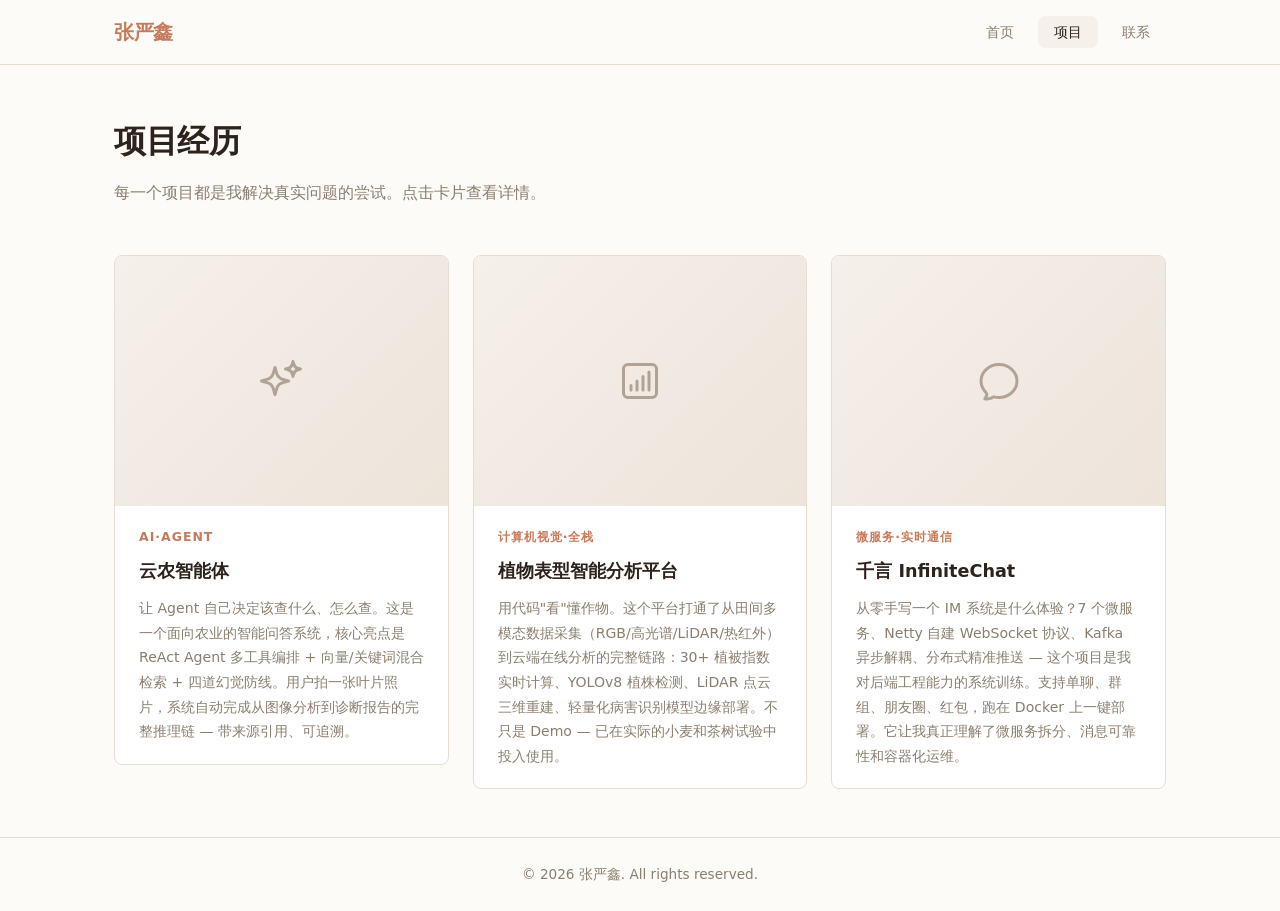
<file: pages/projects.html>
<!DOCTYPE html>
<html lang="zh-CN">
<head>
  <meta charset="UTF-8">
  <meta name="viewport" content="width=device-width, initial-scale=1.0">
  <meta name="description" content="张严鑫的项目经历 — 云农智能体、植物表型分析平台、千言 InfiniteChat。">
  <title>项目 — 张严鑫</title>
  <link rel="icon" href="data:image/svg+xml,<svg xmlns='http://www.w3.org/2000/svg' viewBox='0 0 100 100'><text y='.9em' font-size='90'>💻</text></svg>">
  <link rel="stylesheet" href="../assets/css/base.css">
  <link rel="stylesheet" href="../assets/css/components.css">
  <link rel="stylesheet" href="../assets/css/pages.css">
  <link rel="stylesheet" href="../assets/css/responsive.css">
</head>
<body>
  <nav id="navbar" data-active="projects"></nav>

  <main>
    <div class="page-header">
      <h2>项目经历</h2>
      <p>每一个项目都是我解决真实问题的尝试。点击卡片查看详情。</p>
    </div>

    <section class="content-section">
      <div class="project-grid">

        <a href="projects/cloud-agri.html" class="project-link">
          <article class="project-card">
            <div class="project-thumb">
              <svg xmlns="http://www.w3.org/2000/svg" fill="none" viewBox="0 0 24 24" stroke-width="1.5" stroke="currentColor">
                <path stroke-linecap="round" stroke-linejoin="round" d="M9.813 15.904L9 18.75l-.813-2.846a4.5 4.5 0 00-3.09-3.09L2.25 12l2.846-.813a4.5 4.5 0 003.09-3.09L9 5.25l.813 2.846a4.5 4.5 0 003.09 3.09L15.75 12l-2.846.813a4.5 4.5 0 00-3.09 3.09zM18.259 8.715L18 9.75l-.259-1.035a3.375 3.375 0 00-2.455-2.456L14.25 6l1.036-.259a3.375 3.375 0 002.455-2.456L18 2.25l.259 1.035a3.375 3.375 0 002.455 2.456L21.75 6l-1.036.259a3.375 3.375 0 00-2.455 2.456z" />
              </svg>
            </div>
            <span class="project-category">AI·Agent</span>
            <h3>云农智能体</h3>
            <p>让 Agent 自己决定该查什么、怎么查。这是一个面向农业的智能问答系统，核心亮点是 ReAct Agent 多工具编排 + 向量/关键词混合检索 + 四道幻觉防线。用户拍一张叶片照片，系统自动完成从图像分析到诊断报告的完整推理链 — 带来源引用、可追溯。</p>
          </article>
        </a>

        <a href="projects/phenotype.html" class="project-link">
          <article class="project-card">
            <div class="project-thumb">
              <svg xmlns="http://www.w3.org/2000/svg" fill="none" viewBox="0 0 24 24" stroke-width="1.5" stroke="currentColor">
                <path stroke-linecap="round" stroke-linejoin="round" d="M7.5 14.25v2.25m3-4.5v4.5m3-6.75v6.75m3-9v9M6 20.25h12A2.25 2.25 0 0020.25 18V6A2.25 2.25 0 0018 3.75H6A2.25 2.25 0 003.75 6v12A2.25 2.25 0 006 20.25z" />
              </svg>
            </div>
            <span class="project-category">计算机视觉·全栈</span>
            <h3>植物表型智能分析平台</h3>
            <p>用代码"看"懂作物。这个平台打通了从田间多模态数据采集（RGB/高光谱/LiDAR/热红外）到云端在线分析的完整链路：30+ 植被指数实时计算、YOLOv8 植株检测、LiDAR 点云三维重建、轻量化病害识别模型边缘部署。不只是 Demo — 已在实际的小麦和茶树试验中投入使用。</p>
          </article>
        </a>

        <a href="projects/infinite-chat.html" class="project-link">
          <article class="project-card">
            <div class="project-thumb">
              <svg xmlns="http://www.w3.org/2000/svg" fill="none" viewBox="0 0 24 24" stroke-width="1.5" stroke="currentColor">
                <path stroke-linecap="round" stroke-linejoin="round" d="M12 20.25c4.97 0 9-3.694 9-8.25s-4.03-8.25-9-8.25S3 7.444 3 12c0 2.104.859 4.023 2.273 5.48.432.447.74 1.04.586 1.641a4.483 4.483 0 01-.923 1.785A5.969 5.969 0 006 21c1.282 0 2.47-.402 3.445-1.087.81.22 1.668.337 2.555.337z" />
              </svg>
            </div>
            <span class="project-category">微服务·实时通信</span>
            <h3>千言 InfiniteChat</h3>
            <p>从零手写一个 IM 系统是什么体验？7 个微服务、Netty 自建 WebSocket 协议、Kafka 异步解耦、分布式精准推送 — 这个项目是我对后端工程能力的系统训练。支持单聊、群组、朋友圈、红包，跑在 Docker 上一键部署。它让我真正理解了微服务拆分、消息可靠性和容器化运维。</p>
          </article>
        </a>

      </div>
    </section>
  </main>

  <footer>
    <p>&copy; 2026 张严鑫. All rights reserved.</p>
  </footer>

  <script src="../assets/js/navbar.js"></script>
</body>
</html>
</file>
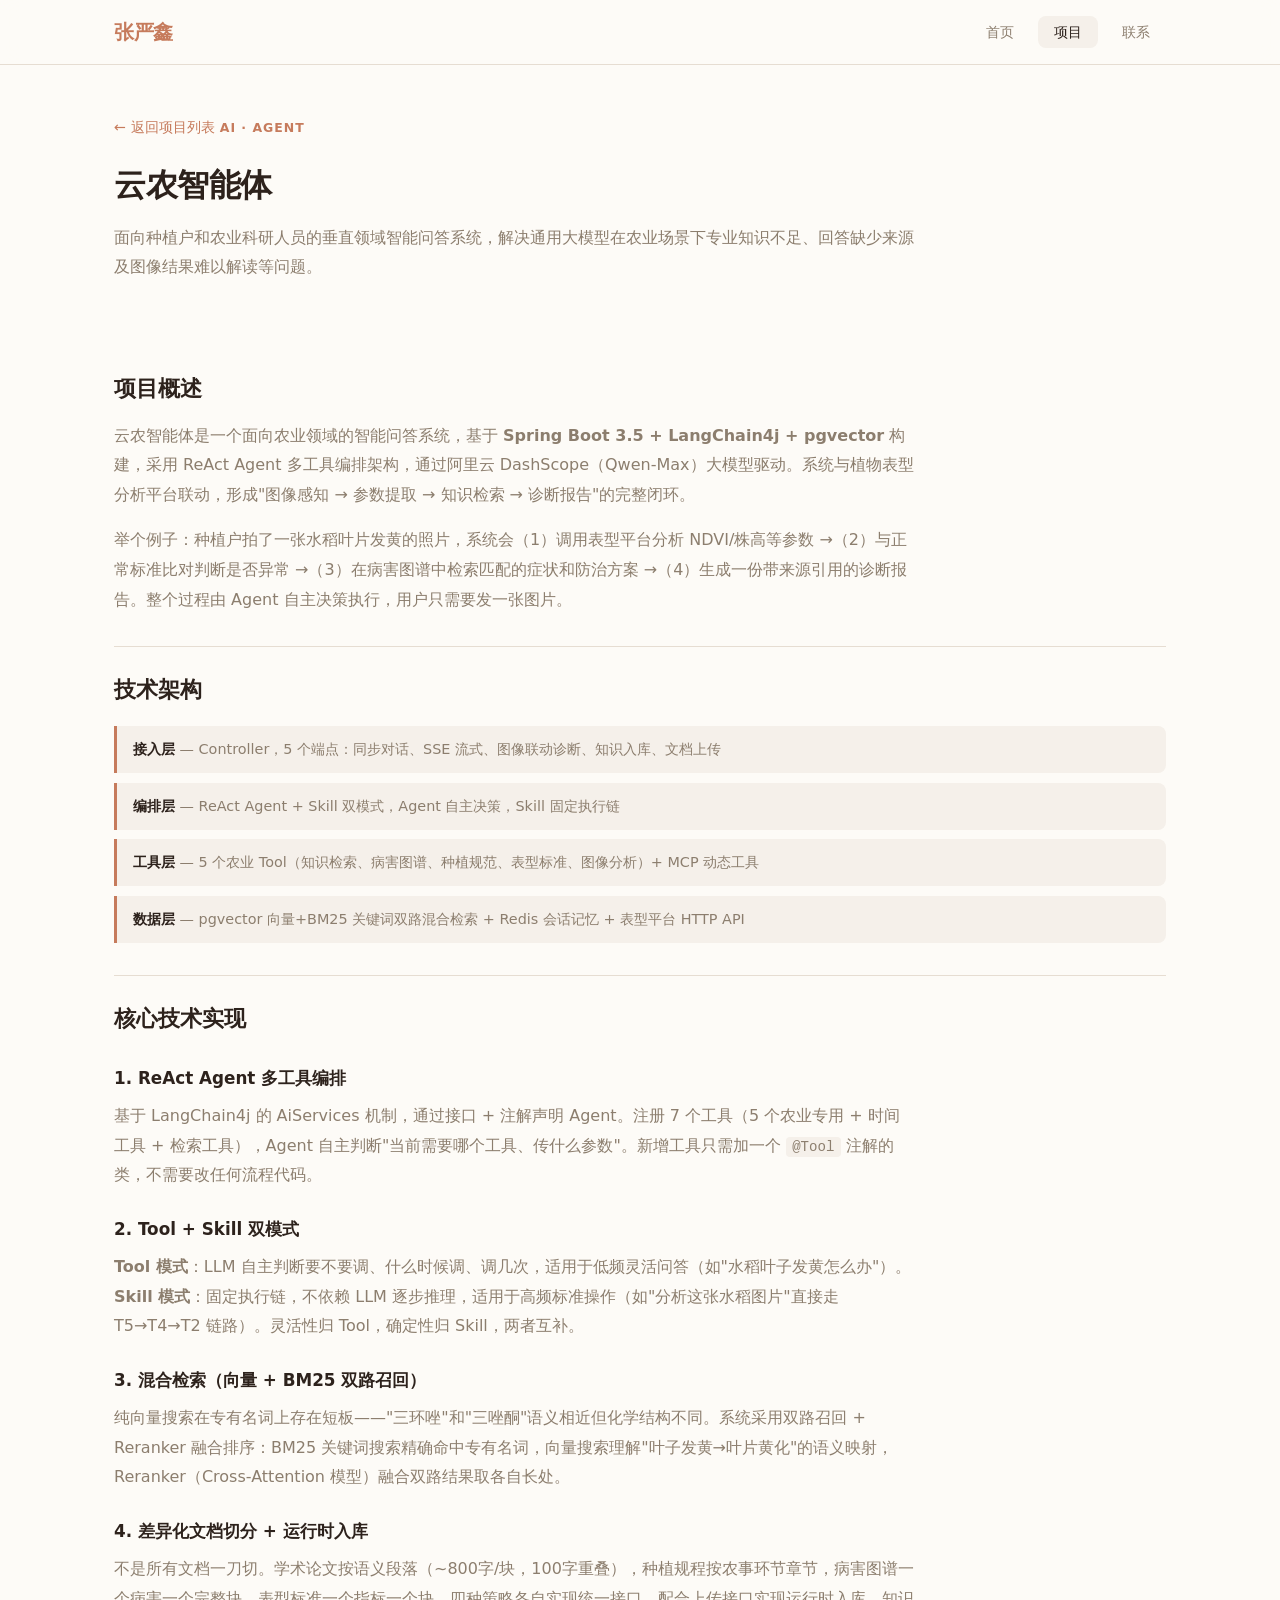
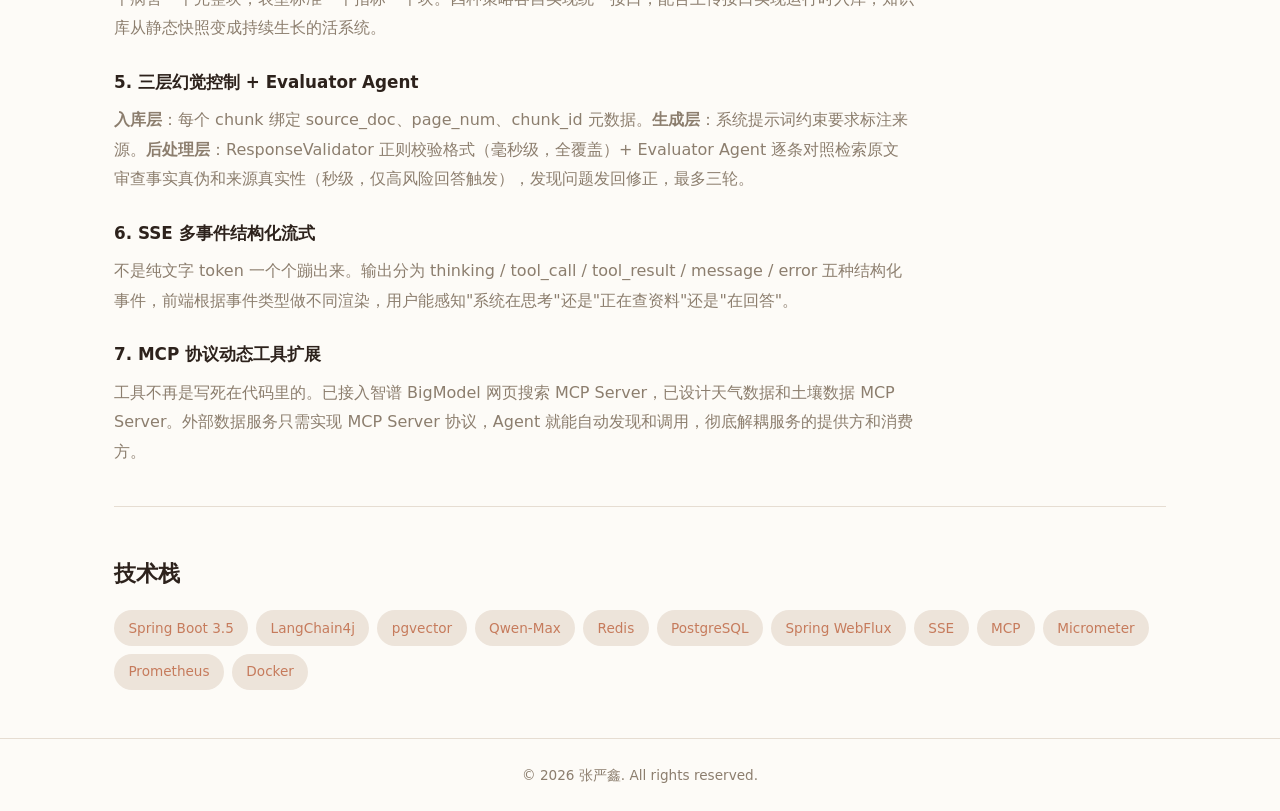
<file: pages/projects/cloud-agri.html>
<!DOCTYPE html>
<html lang="zh-CN">
<head>
  <meta charset="UTF-8">
  <meta name="viewport" content="width=device-width, initial-scale=1.0">
  <meta name="description" content="云农智能体 — ReAct Agent 多工具编排、RAG 混合检索、SSE 流式事件、MCP 协议扩展。">
  <title>云农智能体 — 张严鑫</title>
  <link rel="icon" href="data:image/svg+xml,<svg xmlns='http://www.w3.org/2000/svg' viewBox='0 0 100 100'><text y='.9em' font-size='90'>💻</text></svg>">
  <link rel="stylesheet" href="../../assets/css/base.css">
  <link rel="stylesheet" href="../../assets/css/components.css">
  <link rel="stylesheet" href="../../assets/css/pages.css">
  <link rel="stylesheet" href="../../assets/css/responsive.css">
</head>
<body>
  <nav id="navbar" data-active="projects"></nav>

  <main>
    <article class="project-detail">
      <div class="page-header">
        <a href="../projects.html" class="back-link">&larr; 返回项目列表</a>
        <span class="detail-category">AI · Agent</span>
        <h2>云农智能体</h2>
        <p>面向种植户和农业科研人员的垂直领域智能问答系统，解决通用大模型在农业场景下专业知识不足、回答缺少来源及图像结果难以解读等问题。</p>
      </div>

      <section class="content-section">
        <h3>项目概述</h3>
        <p>云农智能体是一个面向农业领域的智能问答系统，基于 <strong>Spring Boot 3.5 + LangChain4j + pgvector</strong> 构建，采用 ReAct Agent 多工具编排架构，通过阿里云 DashScope（Qwen-Max）大模型驱动。系统与植物表型分析平台联动，形成"图像感知 → 参数提取 → 知识检索 → 诊断报告"的完整闭环。</p>
        <p>举个例子：种植户拍了一张水稻叶片发黄的照片，系统会（1）调用表型平台分析 NDVI/株高等参数 →（2）与正常标准比对判断是否异常 →（3）在病害图谱中检索匹配的症状和防治方案 →（4）生成一份带来源引用的诊断报告。整个过程由 Agent 自主决策执行，用户只需要发一张图片。</p>

        <h3>技术架构</h3>
        <div class="arch-layers">
          <div class="arch-layer"><strong>接入层</strong> — Controller，5 个端点：同步对话、SSE 流式、图像联动诊断、知识入库、文档上传</div>
          <div class="arch-layer"><strong>编排层</strong> — ReAct Agent + Skill 双模式，Agent 自主决策，Skill 固定执行链</div>
          <div class="arch-layer"><strong>工具层</strong> — 5 个农业 Tool（知识检索、病害图谱、种植规范、表型标准、图像分析）+ MCP 动态工具</div>
          <div class="arch-layer"><strong>数据层</strong> — pgvector 向量+BM25 关键词双路混合检索 + Redis 会话记忆 + 表型平台 HTTP API</div>
        </div>

        <h3>核心技术实现</h3>

        <h4>1. ReAct Agent 多工具编排</h4>
        <p>基于 LangChain4j 的 AiServices 机制，通过接口 + 注解声明 Agent。注册 7 个工具（5 个农业专用 + 时间工具 + 检索工具），Agent 自主判断"当前需要哪个工具、传什么参数"。新增工具只需加一个 <code>@Tool</code> 注解的类，不需要改任何流程代码。</p>

        <h4>2. Tool + Skill 双模式</h4>
        <p><strong>Tool 模式</strong>：LLM 自主判断要不要调、什么时候调、调几次，适用于低频灵活问答（如"水稻叶子发黄怎么办"）。<strong>Skill 模式</strong>：固定执行链，不依赖 LLM 逐步推理，适用于高频标准操作（如"分析这张水稻图片"直接走 T5→T4→T2 链路）。灵活性归 Tool，确定性归 Skill，两者互补。</p>

        <h4>3. 混合检索（向量 + BM25 双路召回）</h4>
        <p>纯向量搜索在专有名词上存在短板——"三环唑"和"三唑酮"语义相近但化学结构不同。系统采用双路召回 + Reranker 融合排序：BM25 关键词搜索精确命中专有名词，向量搜索理解"叶子发黄→叶片黄化"的语义映射，Reranker（Cross-Attention 模型）融合双路结果取各自长处。</p>

        <h4>4. 差异化文档切分 + 运行时入库</h4>
        <p>不是所有文档一刀切。学术论文按语义段落（~800字/块，100字重叠），种植规程按农事环节章节，病害图谱一个病害一个完整块，表型标准一个指标一个块。四种策略各自实现统一接口，配合上传接口实现运行时入库，知识库从静态快照变成持续生长的活系统。</p>

        <h4>5. 三层幻觉控制 + Evaluator Agent</h4>
        <p><strong>入库层</strong>：每个 chunk 绑定 source_doc、page_num、chunk_id 元数据。<strong>生成层</strong>：系统提示词约束要求标注来源。<strong>后处理层</strong>：ResponseValidator 正则校验格式（毫秒级，全覆盖）+ Evaluator Agent 逐条对照检索原文审查事实真伪和来源真实性（秒级，仅高风险回答触发），发现问题发回修正，最多三轮。</p>

        <h4>6. SSE 多事件结构化流式</h4>
        <p>不是纯文字 token 一个个蹦出来。输出分为 thinking / tool_call / tool_result / message / error 五种结构化事件，前端根据事件类型做不同渲染，用户能感知"系统在思考"还是"正在查资料"还是"在回答"。</p>

        <h4>7. MCP 协议动态工具扩展</h4>
        <p>工具不再是写死在代码里的。已接入智谱 BigModel 网页搜索 MCP Server，已设计天气数据和土壤数据 MCP Server。外部数据服务只需实现 MCP Server 协议，Agent 就能自动发现和调用，彻底解耦服务的提供方和消费方。</p>

        <div class="tech-stack">
          <h3>技术栈</h3>
          <div class="skill-tags">
            <span class="skill-tag">Spring Boot 3.5</span>
            <span class="skill-tag">LangChain4j</span>
            <span class="skill-tag">pgvector</span>
            <span class="skill-tag">Qwen-Max</span>
            <span class="skill-tag">Redis</span>
            <span class="skill-tag">PostgreSQL</span>
            <span class="skill-tag">Spring WebFlux</span>
            <span class="skill-tag">SSE</span>
            <span class="skill-tag">MCP</span>
            <span class="skill-tag">Micrometer</span>
            <span class="skill-tag">Prometheus</span>
            <span class="skill-tag">Docker</span>
          </div>
        </div>
      </section>
    </article>
  </main>

  <footer>
    <p>&copy; 2026 张严鑫. All rights reserved.</p>
  </footer>

  <script src="../../assets/js/navbar.js"></script>
</body>
</html>
</file>
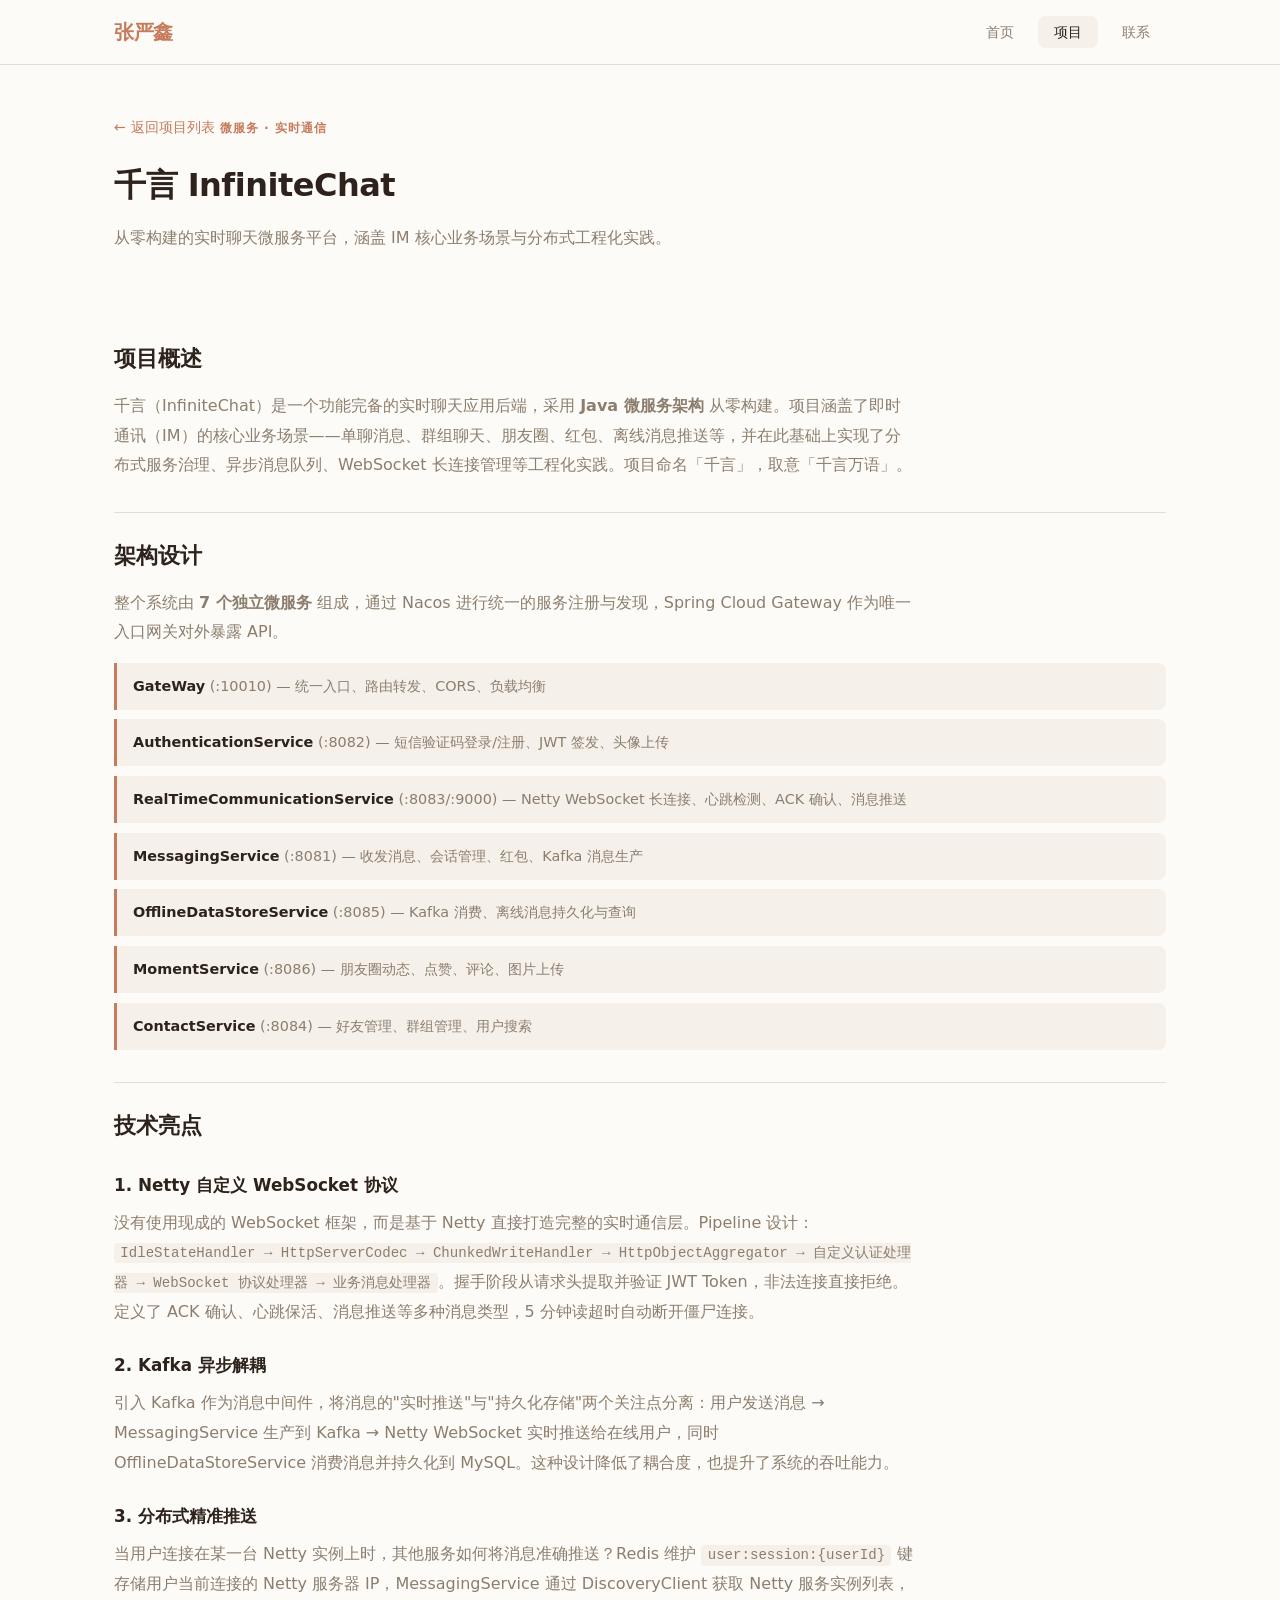
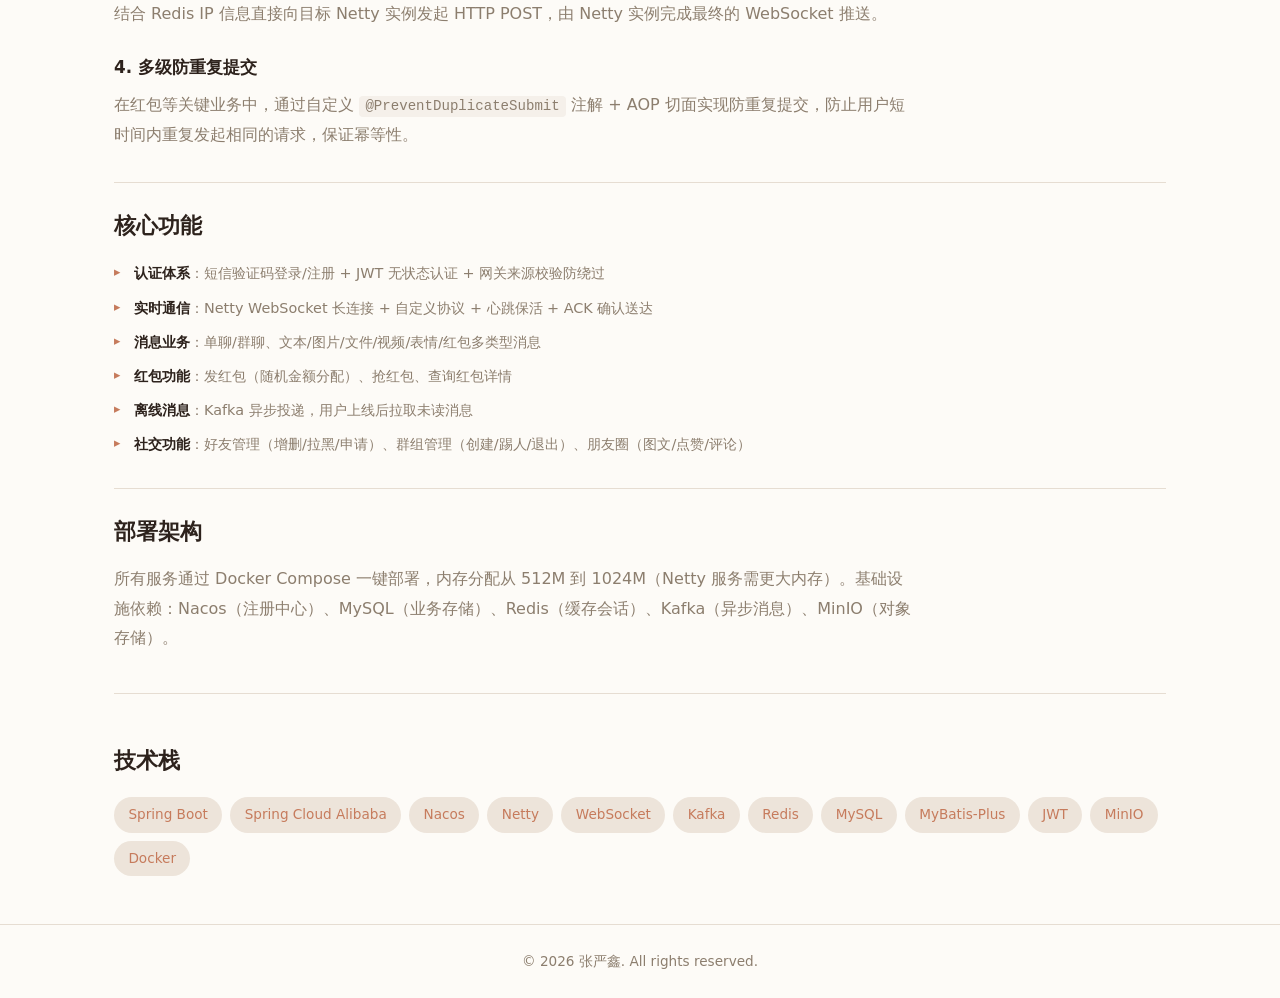
<file: pages/projects/infinite-chat.html>
<!DOCTYPE html>
<html lang="zh-CN">
<head>
  <meta charset="UTF-8">
  <meta name="viewport" content="width=device-width, initial-scale=1.0">
  <meta name="description" content="千言 InfiniteChat — 7 微服务、Netty WebSocket 自定义协议、Kafka 异步消息、分布式精准推送。">
  <title>千言 InfiniteChat — 张严鑫</title>
  <link rel="icon" href="data:image/svg+xml,<svg xmlns='http://www.w3.org/2000/svg' viewBox='0 0 100 100'><text y='.9em' font-size='90'>💻</text></svg>">
  <link rel="stylesheet" href="../../assets/css/base.css">
  <link rel="stylesheet" href="../../assets/css/components.css">
  <link rel="stylesheet" href="../../assets/css/pages.css">
  <link rel="stylesheet" href="../../assets/css/responsive.css">
</head>
<body>
  <nav id="navbar" data-active="projects"></nav>

  <main>
    <article class="project-detail">
      <div class="page-header">
        <a href="../projects.html" class="back-link">&larr; 返回项目列表</a>
        <span class="detail-category">微服务 · 实时通信</span>
        <h2>千言 InfiniteChat</h2>
        <p>从零构建的实时聊天微服务平台，涵盖 IM 核心业务场景与分布式工程化实践。</p>
      </div>

      <section class="content-section">
        <h3>项目概述</h3>
        <p>千言（InfiniteChat）是一个功能完备的实时聊天应用后端，采用 <strong>Java 微服务架构</strong> 从零构建。项目涵盖了即时通讯（IM）的核心业务场景——单聊消息、群组聊天、朋友圈、红包、离线消息推送等，并在此基础上实现了分布式服务治理、异步消息队列、WebSocket 长连接管理等工程化实践。项目命名「千言」，取意「千言万语」。</p>

        <h3>架构设计</h3>
        <p>整个系统由 <strong>7 个独立微服务</strong> 组成，通过 Nacos 进行统一的服务注册与发现，Spring Cloud Gateway 作为唯一入口网关对外暴露 API。</p>

        <div class="arch-layers">
          <div class="arch-layer"><strong>GateWay</strong> (:10010) — 统一入口、路由转发、CORS、负载均衡</div>
          <div class="arch-layer"><strong>AuthenticationService</strong> (:8082) — 短信验证码登录/注册、JWT 签发、头像上传</div>
          <div class="arch-layer"><strong>RealTimeCommunicationService</strong> (:8083/:9000) — Netty WebSocket 长连接、心跳检测、ACK 确认、消息推送</div>
          <div class="arch-layer"><strong>MessagingService</strong> (:8081) — 收发消息、会话管理、红包、Kafka 消息生产</div>
          <div class="arch-layer"><strong>OfflineDataStoreService</strong> (:8085) — Kafka 消费、离线消息持久化与查询</div>
          <div class="arch-layer"><strong>MomentService</strong> (:8086) — 朋友圈动态、点赞、评论、图片上传</div>
          <div class="arch-layer"><strong>ContactService</strong> (:8084) — 好友管理、群组管理、用户搜索</div>
        </div>

        <h3>技术亮点</h3>

        <h4>1. Netty 自定义 WebSocket 协议</h4>
        <p>没有使用现成的 WebSocket 框架，而是基于 Netty 直接打造完整的实时通信层。Pipeline 设计：<code>IdleStateHandler → HttpServerCodec → ChunkedWriteHandler → HttpObjectAggregator → 自定义认证处理器 → WebSocket 协议处理器 → 业务消息处理器</code>。握手阶段从请求头提取并验证 JWT Token，非法连接直接拒绝。定义了 ACK 确认、心跳保活、消息推送等多种消息类型，5 分钟读超时自动断开僵尸连接。</p>

        <h4>2. Kafka 异步解耦</h4>
        <p>引入 Kafka 作为消息中间件，将消息的"实时推送"与"持久化存储"两个关注点分离：用户发送消息 → MessagingService 生产到 Kafka → Netty WebSocket 实时推送给在线用户，同时 OfflineDataStoreService 消费消息并持久化到 MySQL。这种设计降低了耦合度，也提升了系统的吞吐能力。</p>

        <h4>3. 分布式精准推送</h4>
        <p>当用户连接在某一台 Netty 实例上时，其他服务如何将消息准确推送？Redis 维护 <code>user:session:{userId}</code> 键存储用户当前连接的 Netty 服务器 IP，MessagingService 通过 DiscoveryClient 获取 Netty 服务实例列表，结合 Redis IP 信息直接向目标 Netty 实例发起 HTTP POST，由 Netty 实例完成最终的 WebSocket 推送。</p>

        <h4>4. 多级防重复提交</h4>
        <p>在红包等关键业务中，通过自定义 <code>@PreventDuplicateSubmit</code> 注解 + AOP 切面实现防重复提交，防止用户短时间内重复发起相同的请求，保证幂等性。</p>

        <h3>核心功能</h3>
        <ul class="feature-list">
          <li><strong>认证体系</strong>：短信验证码登录/注册 + JWT 无状态认证 + 网关来源校验防绕过</li>
          <li><strong>实时通信</strong>：Netty WebSocket 长连接 + 自定义协议 + 心跳保活 + ACK 确认送达</li>
          <li><strong>消息业务</strong>：单聊/群聊、文本/图片/文件/视频/表情/红包多类型消息</li>
          <li><strong>红包功能</strong>：发红包（随机金额分配）、抢红包、查询红包详情</li>
          <li><strong>离线消息</strong>：Kafka 异步投递，用户上线后拉取未读消息</li>
          <li><strong>社交功能</strong>：好友管理（增删/拉黑/申请）、群组管理（创建/踢人/退出）、朋友圈（图文/点赞/评论）</li>
        </ul>

        <h3>部署架构</h3>
        <p>所有服务通过 Docker Compose 一键部署，内存分配从 512M 到 1024M（Netty 服务需更大内存）。基础设施依赖：Nacos（注册中心）、MySQL（业务存储）、Redis（缓存会话）、Kafka（异步消息）、MinIO（对象存储）。</p>

        <div class="tech-stack">
          <h3>技术栈</h3>
          <div class="skill-tags">
            <span class="skill-tag">Spring Boot</span>
            <span class="skill-tag">Spring Cloud Alibaba</span>
            <span class="skill-tag">Nacos</span>
            <span class="skill-tag">Netty</span>
            <span class="skill-tag">WebSocket</span>
            <span class="skill-tag">Kafka</span>
            <span class="skill-tag">Redis</span>
            <span class="skill-tag">MySQL</span>
            <span class="skill-tag">MyBatis-Plus</span>
            <span class="skill-tag">JWT</span>
            <span class="skill-tag">MinIO</span>
            <span class="skill-tag">Docker</span>
          </div>
        </div>
      </section>
    </article>
  </main>

  <footer>
    <p>&copy; 2026 张严鑫. All rights reserved.</p>
  </footer>

  <script src="../../assets/js/navbar.js"></script>
</body>
</html>
</file>
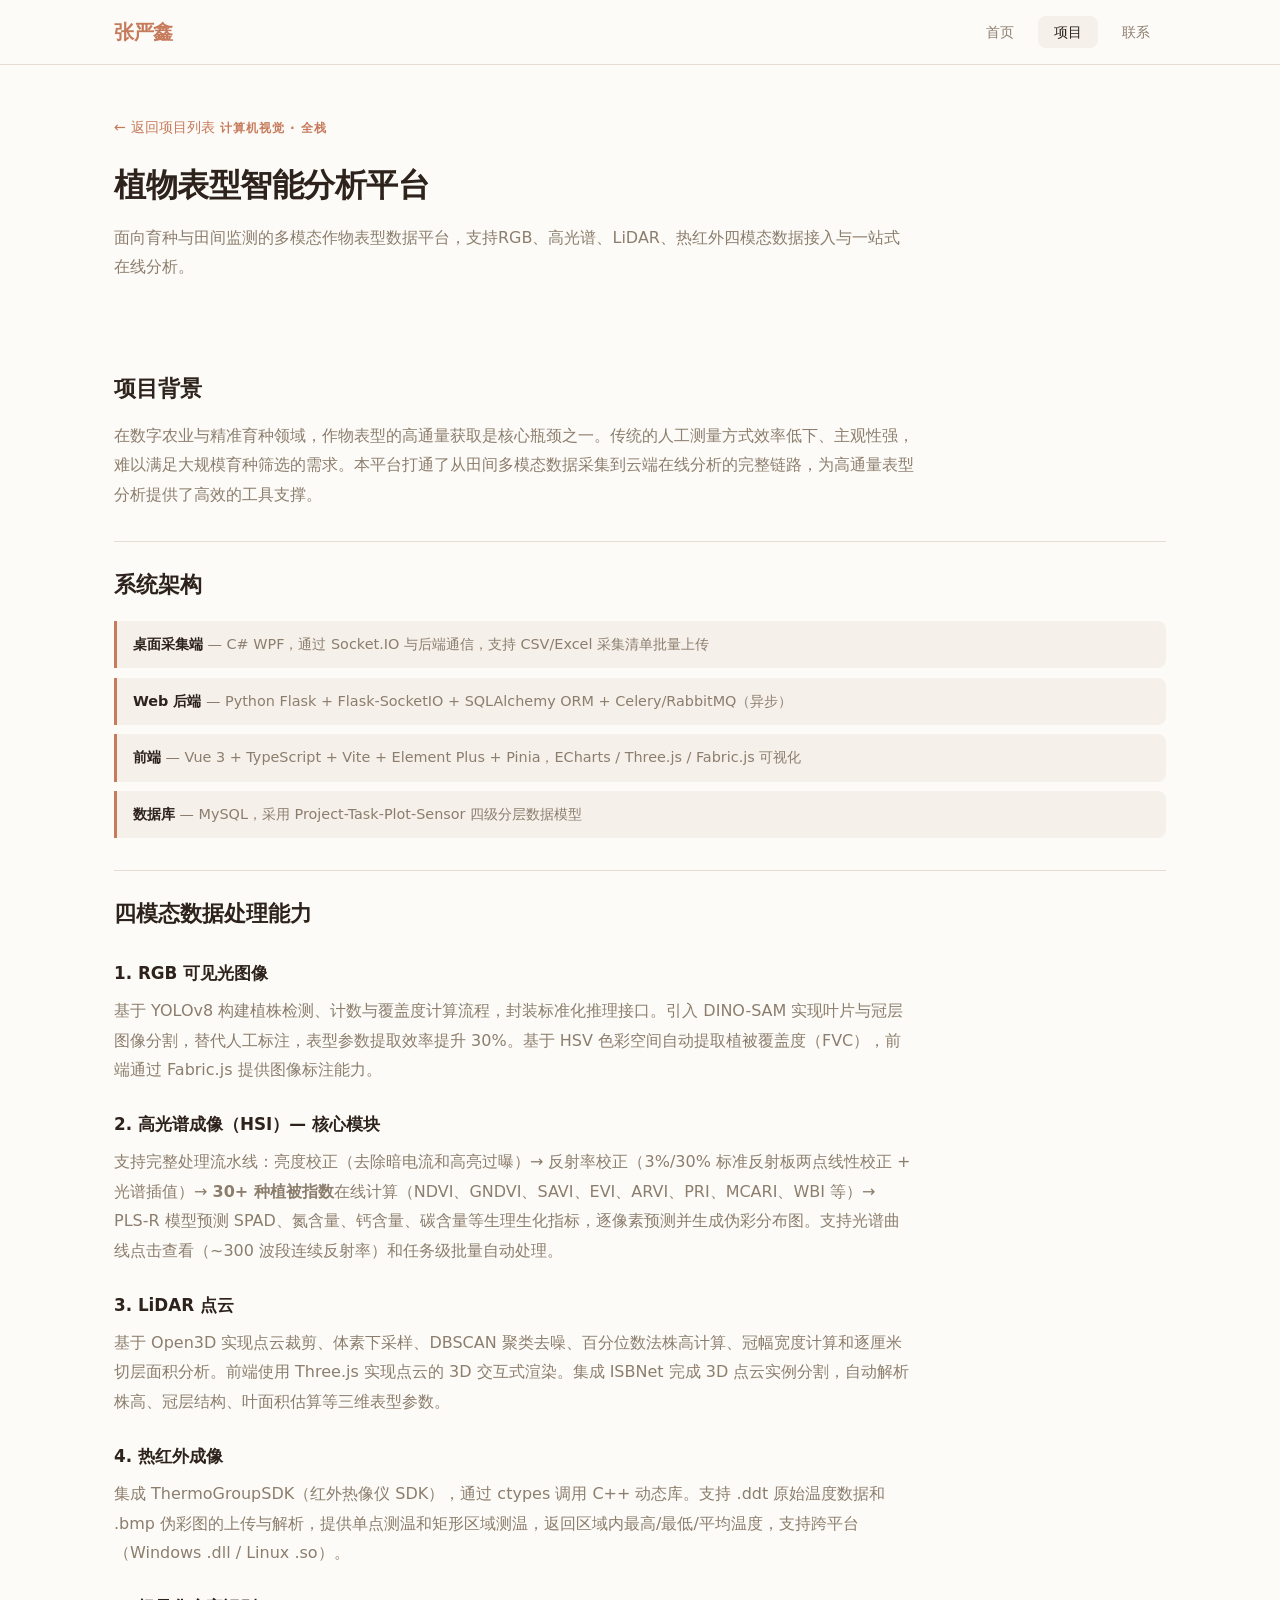
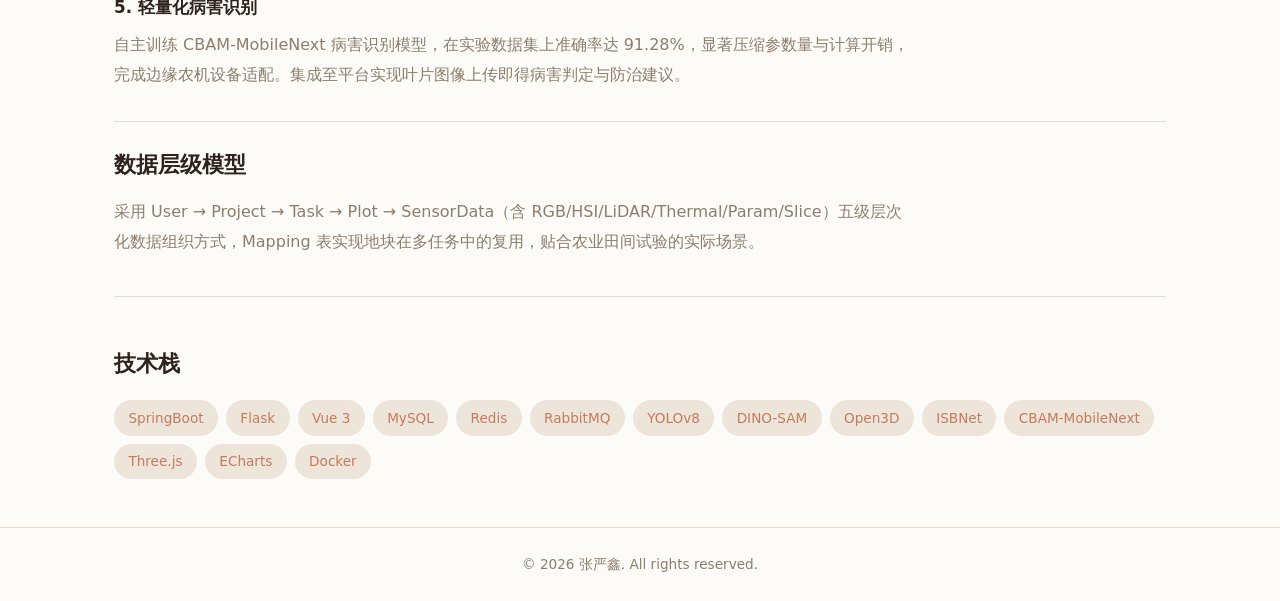
<file: pages/projects/phenotype.html>
<!DOCTYPE html>
<html lang="zh-CN">
<head>
  <meta charset="UTF-8">
  <meta name="viewport" content="width=device-width, initial-scale=1.0">
  <meta name="description" content="植物表型智能分析平台 — 多模态数据接入、30+ 植被指数、YOLOv8 检测、LiDAR 三维分析。">
  <title>植物表型智能分析平台 — 张严鑫</title>
  <link rel="icon" href="data:image/svg+xml,<svg xmlns='http://www.w3.org/2000/svg' viewBox='0 0 100 100'><text y='.9em' font-size='90'>💻</text></svg>">
  <link rel="stylesheet" href="../../assets/css/base.css">
  <link rel="stylesheet" href="../../assets/css/components.css">
  <link rel="stylesheet" href="../../assets/css/pages.css">
  <link rel="stylesheet" href="../../assets/css/responsive.css">
</head>
<body>
  <nav id="navbar" data-active="projects"></nav>

  <main>
    <article class="project-detail">
      <div class="page-header">
        <a href="../projects.html" class="back-link">&larr; 返回项目列表</a>
        <span class="detail-category">计算机视觉 · 全栈</span>
        <h2>植物表型智能分析平台</h2>
        <p>面向育种与田间监测的多模态作物表型数据平台，支持RGB、高光谱、LiDAR、热红外四模态数据接入与一站式在线分析。</p>
      </div>

      <section class="content-section">
        <h3>项目背景</h3>
        <p>在数字农业与精准育种领域，作物表型的高通量获取是核心瓶颈之一。传统的人工测量方式效率低下、主观性强，难以满足大规模育种筛选的需求。本平台打通了从田间多模态数据采集到云端在线分析的完整链路，为高通量表型分析提供了高效的工具支撑。</p>

        <h3>系统架构</h3>
        <div class="arch-layers">
          <div class="arch-layer"><strong>桌面采集端</strong> — C# WPF，通过 Socket.IO 与后端通信，支持 CSV/Excel 采集清单批量上传</div>
          <div class="arch-layer"><strong>Web 后端</strong> — Python Flask + Flask-SocketIO + SQLAlchemy ORM + Celery/RabbitMQ（异步）</div>
          <div class="arch-layer"><strong>前端</strong> — Vue 3 + TypeScript + Vite + Element Plus + Pinia，ECharts / Three.js / Fabric.js 可视化</div>
          <div class="arch-layer"><strong>数据库</strong> — MySQL，采用 Project-Task-Plot-Sensor 四级分层数据模型</div>
        </div>

        <h3>四模态数据处理能力</h3>

        <h4>1. RGB 可见光图像</h4>
        <p>基于 YOLOv8 构建植株检测、计数与覆盖度计算流程，封装标准化推理接口。引入 DINO-SAM 实现叶片与冠层图像分割，替代人工标注，表型参数提取效率提升 30%。基于 HSV 色彩空间自动提取植被覆盖度（FVC），前端通过 Fabric.js 提供图像标注能力。</p>

        <h4>2. 高光谱成像（HSI）— 核心模块</h4>
        <p>支持完整处理流水线：亮度校正（去除暗电流和高亮过曝）→ 反射率校正（3%/30% 标准反射板两点线性校正 + 光谱插值）→ <strong>30+ 种植被指数</strong>在线计算（NDVI、GNDVI、SAVI、EVI、ARVI、PRI、MCARI、WBI 等）→ PLS-R 模型预测 SPAD、氮含量、钙含量、碳含量等生理生化指标，逐像素预测并生成伪彩分布图。支持光谱曲线点击查看（~300 波段连续反射率）和任务级批量自动处理。</p>

        <h4>3. LiDAR 点云</h4>
        <p>基于 Open3D 实现点云裁剪、体素下采样、DBSCAN 聚类去噪、百分位数法株高计算、冠幅宽度计算和逐厘米切层面积分析。前端使用 Three.js 实现点云的 3D 交互式渲染。集成 ISBNet 完成 3D 点云实例分割，自动解析株高、冠层结构、叶面积估算等三维表型参数。</p>

        <h4>4. 热红外成像</h4>
        <p>集成 ThermoGroupSDK（红外热像仪 SDK），通过 ctypes 调用 C++ 动态库。支持 .ddt 原始温度数据和 .bmp 伪彩图的上传与解析，提供单点测温和矩形区域测温，返回区域内最高/最低/平均温度，支持跨平台（Windows .dll / Linux .so）。</p>

        <h4>5. 轻量化病害识别</h4>
        <p>自主训练 CBAM-MobileNext 病害识别模型，在实验数据集上准确率达 91.28%，显著压缩参数量与计算开销，完成边缘农机设备适配。集成至平台实现叶片图像上传即得病害判定与防治建议。</p>

        <h3>数据层级模型</h3>
        <p>采用 User → Project → Task → Plot → SensorData（含 RGB/HSI/LiDAR/Thermal/Param/Slice）五级层次化数据组织方式，Mapping 表实现地块在多任务中的复用，贴合农业田间试验的实际场景。</p>

        <div class="tech-stack">
          <h3>技术栈</h3>
          <div class="skill-tags">
            <span class="skill-tag">SpringBoot</span>
            <span class="skill-tag">Flask</span>
            <span class="skill-tag">Vue 3</span>
            <span class="skill-tag">MySQL</span>
            <span class="skill-tag">Redis</span>
            <span class="skill-tag">RabbitMQ</span>
            <span class="skill-tag">YOLOv8</span>
            <span class="skill-tag">DINO-SAM</span>
            <span class="skill-tag">Open3D</span>
            <span class="skill-tag">ISBNet</span>
            <span class="skill-tag">CBAM-MobileNext</span>
            <span class="skill-tag">Three.js</span>
            <span class="skill-tag">ECharts</span>
            <span class="skill-tag">Docker</span>
          </div>
        </div>
      </section>
    </article>
  </main>

  <footer>
    <p>&copy; 2026 张严鑫. All rights reserved.</p>
  </footer>

  <script src="../../assets/js/navbar.js"></script>
</body>
</html>
</file>
<file: assets/css/base.css>
/* ===== Reset ===== */
*,
*::before,
*::after {
  margin: 0;
  padding: 0;
  box-sizing: border-box;
}

/* ===== Design Tokens ===== */
:root {
  --cream: #fdfbf7;
  --cream-dark: #f5f0ea;
  --surface: #ede4da;
  --surface-hover: #e3d8cc;
  --accent: #c67b5c;
  --accent-hover: #b56547;
  --accent-light: #d4845f;
  --text-primary: #2d221c;
  --text-secondary: #8c7e6e;
  --text-muted: #b0a395;
  --border: #e6ddd2;
  --radius: 8px;
  --transition: 0.2s ease;
}

/* ===== Document Base ===== */
html {
  scroll-behavior: smooth;
}

body {
  font-family: 'Inter', 'Segoe UI', 'PingFang SC', 'Microsoft YaHei', system-ui, -apple-system, sans-serif;
  background-color: var(--cream);
  color: var(--text-primary);
  line-height: 1.8;
  min-height: 100vh;
  display: flex;
  flex-direction: column;
}

main {
  flex: 1;
}

img {
  max-width: 100%;
  height: auto;
  display: block;
}

/* Prevent long strings from breaking layout */
h1, h2, h3, h4, p, a,
.contact-info, .timeline-content, .project-card {
  overflow-wrap: break-word;
  word-break: break-word;
}
</file>
<file: assets/css/components.css>
/* ===== Navigation ===== */
.navbar {
  background-color: rgba(253, 251, 247, 0.9);
  backdrop-filter: blur(12px);
  border-bottom: 1px solid var(--border);
  position: sticky;
  top: 0;
  z-index: 100;
}

.nav-container {
  max-width: 1100px;
  margin: 0 auto;
  padding: 0 1.5rem;
  display: flex;
  align-items: center;
  justify-content: space-between;
  height: 64px;
}

.nav-logo {
  font-size: 1.25rem;
  font-weight: 700;
  color: var(--accent);
  text-decoration: none;
  letter-spacing: -0.5px;
}

.nav-links {
  display: flex;
  gap: 0.5rem;
  list-style: none;
}

.nav-links a {
  color: var(--text-secondary);
  text-decoration: none;
  padding: 0.5rem 1rem;
  border-radius: var(--radius);
  font-size: 0.9rem;
  font-weight: 500;
  transition: color var(--transition), background-color var(--transition);
}

.nav-links a:hover,
.nav-links a.active {
  color: var(--text-primary);
  background-color: var(--cream-dark);
}

/* ===== Buttons ===== */
.btn {
  display: inline-block;
  padding: 0.7rem 1.6rem;
  border-radius: var(--radius);
  font-size: 0.95rem;
  font-weight: 600;
  text-decoration: none;
  cursor: pointer;
  border: none;
  transition: background-color var(--transition), transform var(--transition);
}

.btn-primary {
  background-color: var(--accent);
  color: #fff;
}

.btn-primary:hover {
  background-color: var(--accent-hover);
  transform: translateY(-1px);
}

.btn-outline {
  background-color: transparent;
  color: var(--text-primary);
  border: 1px solid var(--border);
}

.btn-outline:hover {
  background-color: var(--cream-dark);
  transform: translateY(-1px);
}

/* ===== Photo Placeholder ===== */
.photo-placeholder {
  width: 260px;
  height: 260px;
  border-radius: 50%;
  background: linear-gradient(135deg, var(--surface), var(--surface-hover));
  border: 3px solid var(--border);
  display: flex;
  align-items: center;
  justify-content: center;
}

.photo-placeholder svg {
  width: 80px;
  height: 80px;
  color: var(--text-muted);
}

/* ===== Skill Tags ===== */
.skill-tags {
  display: flex;
  flex-wrap: wrap;
  gap: 0.5rem;
  margin-top: 1rem;
}

.skill-tag {
  background-color: var(--surface);
  color: var(--accent);
  padding: 0.35rem 0.9rem;
  border-radius: 999px;
  font-size: 0.85rem;
  font-weight: 500;
}

/* ===== Timeline ===== */
.timeline {
  position: relative;
  padding-left: 1.5rem;
  margin-top: 1rem;
}

.timeline::before {
  content: '';
  position: absolute;
  left: 0;
  top: 0.4rem;
  bottom: 0;
  width: 1px;
  background-color: var(--border);
}

.timeline-item {
  position: relative;
  padding-bottom: 2rem;
}

.timeline-item:last-child {
  padding-bottom: 0;
}

.timeline-dot {
  position: absolute;
  left: -1.9rem;
  top: 0.35rem;
  width: 10px;
  height: 10px;
  border-radius: 50%;
  background-color: var(--accent);
}

.timeline-date {
  font-size: 0.78rem;
  font-weight: 600;
  text-transform: uppercase;
  letter-spacing: 1px;
  color: var(--accent);
}

.timeline-content h4 {
  font-size: 1rem;
  margin: 0.15rem 0 0.1rem;
}

.timeline-org {
  font-size: 0.85rem;
  color: var(--text-muted);
  margin-bottom: 0.4rem;
}

.timeline-content p {
  font-size: 0.9rem;
  color: var(--text-secondary);
  line-height: 1.65;
}

/* ===== Project Card ===== */
.project-card {
  background-color: #fff;
  border: 1px solid var(--border);
  border-radius: var(--radius);
  overflow: hidden;
  transition: border-color var(--transition), box-shadow var(--transition);
}

.project-card:hover {
  border-color: var(--accent);
  box-shadow: 0 4px 20px rgba(0, 0, 0, 0.06);
}

.project-thumb {
  aspect-ratio: 4 / 3;
  background: linear-gradient(135deg, var(--cream-dark), var(--surface));
  display: flex;
  align-items: center;
  justify-content: center;
  overflow: hidden;
}

.project-thumb svg {
  width: 48px;
  height: 48px;
  color: var(--text-muted);
}

.project-thumb img {
  width: 100%;
  height: 100%;
  object-fit: cover;
  display: block;
}

.project-category {
  display: inline-block;
  margin: 1.25rem 1.5rem 0.5rem;
  font-size: 0.78rem;
  font-weight: 600;
  text-transform: uppercase;
  letter-spacing: 1px;
  color: var(--accent);
}

.project-card h3 {
  font-size: 1.1rem;
  margin: 0 1.5rem 0.5rem;
}

.project-card p {
  color: var(--text-secondary);
  font-size: 0.88rem;
  line-height: 1.75;
  margin: 0 1.5rem 1.25rem;
}

/* ===== Project Link ===== */
.project-link {
  text-decoration: none;
  color: inherit;
  display: block;
}

/* ===== Architecture Layers ===== */
.arch-layers {
  display: flex;
  flex-direction: column;
  gap: 0.6rem;
  margin: 1rem 0 1.5rem;
}

.arch-layer {
  background-color: var(--cream-dark);
  border-left: 3px solid var(--accent);
  padding: 0.75rem 1rem;
  border-radius: 0 var(--radius) var(--radius) 0;
  font-size: 0.9rem;
  color: var(--text-secondary);
  line-height: 1.6;
}

.arch-layer strong {
  color: var(--text-primary);
}

/* ===== Feature List ===== */
.feature-list {
  list-style: none;
  padding: 0;
  margin: 1rem 0 1.5rem;
}

.feature-list li {
  position: relative;
  padding-left: 1.25rem;
  margin-bottom: 0.6rem;
  color: var(--text-secondary);
  font-size: 0.9rem;
  line-height: 1.7;
}

.feature-list li::before {
  content: '▸';
  position: absolute;
  left: 0;
  color: var(--accent);
  font-size: 0.8rem;
}

.feature-list li strong {
  color: var(--text-primary);
}

/* ===== Form Elements ===== */
.form-group {
  display: flex;
  flex-direction: column;
  gap: 0.35rem;
}

.form-group label {
  font-size: 0.9rem;
  font-weight: 500;
  color: var(--text-secondary);
}

.form-group input,
.form-group textarea {
  background-color: #fff;
  border: 1px solid var(--border);
  border-radius: var(--radius);
  padding: 0.7rem 0.9rem;
  color: var(--text-primary);
  font-family: inherit;
  font-size: 0.95rem;
  transition: border-color var(--transition);
  outline: none;
}

.form-group input:focus,
.form-group textarea:focus {
  border-color: var(--accent);
}

.form-group textarea {
  resize: vertical;
  min-height: 120px;
}

/* --- Form validation & feedback --- */
.form-error {
  font-size: 0.8rem;
  color: #d44;
  min-height: 0;
}

.input-error {
  border-color: #d44 !important;
}

.form-feedback {
  padding: 0.75rem 1rem;
  border-radius: var(--radius);
  font-size: 0.9rem;
  line-height: 1.5;
}

.feedback-success {
  background-color: #ecfdf5;
  color: #065f46;
  border: 1px solid #a7f3d0;
}

.feedback-error {
  background-color: #fef2f2;
  color: #991b1b;
  border: 1px solid #fecaca;
}

/* --- Spinner --- */
.btn-spinner {
  display: none;
  width: 16px;
  height: 16px;
  border: 2px solid rgba(255, 255, 255, 0.4);
  border-top-color: #fff;
  border-radius: 50%;
  animation: spin 0.6s linear infinite;
  vertical-align: middle;
}

.btn-spinner.visible {
  display: inline-block;
}

@keyframes spin {
  to { transform: rotate(360deg); }
}

/* ===== Footer ===== */
footer {
  border-top: 1px solid var(--border);
  text-align: center;
  padding: 1.5rem;
  color: var(--text-secondary);
  font-size: 0.85rem;
}
</file>
<file: assets/css/pages.css>
/* ===== Hero Section (Home) ===== */
.hero {
  max-width: 1100px;
  margin: 0 auto;
  padding: 3rem 1.5rem 2.5rem;
  display: flex;
  align-items: center;
  gap: 3rem;
}

.hero-content {
  flex: 1;
}

.hero-content h1 {
  font-size: 3rem;
  font-weight: 800;
  line-height: 1.15;
  margin-bottom: 0.5rem;
  letter-spacing: -1px;
}

.hero-content h1 .highlight {
  color: var(--accent);
}

.hero-content .role {
  font-size: 1.15rem;
  color: var(--accent);
  font-weight: 600;
  margin-bottom: 1rem;
  letter-spacing: 0.5px;
  text-transform: uppercase;
}

.hero-content .subtitle {
  font-size: 1.15rem;
  color: var(--text-secondary);
  margin-bottom: 1.25rem;
  max-width: 520px;
}

.hero-content .cta-buttons {
  display: flex;
  gap: 1rem;
  flex-wrap: wrap;
}

.hero-photo {
  flex-shrink: 0;
}

/* ===== Homepage About Section ===== */
.about-section {
  max-width: 1100px;
  margin: 0 auto;
  padding: 0 1.5rem 3rem;
  border-top: 1px solid var(--border);
  padding-top: 2rem;
}

/* ===== Section Headers ===== */
.page-header {
  max-width: 1100px;
  margin: 0 auto;
  padding: 3rem 1.5rem 0;
}

.page-header h2 {
  font-size: 2rem;
  font-weight: 700;
  letter-spacing: -0.5px;
}

.page-header p {
  color: var(--text-secondary);
  margin-top: 0.5rem;
  max-width: 600px;
}

/* ===== Content Sections ===== */
.content-section {
  max-width: 1100px;
  margin: 0 auto;
  padding: 3rem 1.5rem;
}

/* ===== About Page ===== */
.bio {
  max-width: 680px;
  margin-bottom: 2rem;
}

.bio p {
  font-size: 1.15rem;
  color: var(--text-secondary);
  line-height: 1.8;
}

.about-grid {
  display: grid;
  grid-template-columns: 1fr 1fr;
  gap: 2rem;
}

.skill-categories {
  display: flex;
  flex-direction: column;
  gap: 1.25rem;
  margin-top: 1rem;
}

.skill-cat h4 {
  font-size: 0.85rem;
  font-weight: 600;
  color: var(--text-primary);
  margin-bottom: 0.4rem;
}

/* ===== Projects Grid ===== */
.project-grid {
  display: grid;
  grid-template-columns: repeat(3, 1fr);
  gap: 1.5rem;
}

/* ===== Project Detail Page ===== */
.back-link {
  display: inline-block;
  color: var(--accent);
  text-decoration: none;
  font-size: 0.9rem;
  font-weight: 500;
  margin-bottom: 1rem;
  transition: color var(--transition);
}

.back-link:hover {
  color: var(--accent-hover);
}

.detail-category {
  display: inline-block;
  font-size: 0.78rem;
  font-weight: 600;
  text-transform: uppercase;
  letter-spacing: 1px;
  color: var(--accent);
  margin-bottom: 0.5rem;
}

.project-detail h3 {
  font-size: 1.35rem;
  font-weight: 700;
  margin: 2rem 0 0.75rem;
  padding-top: 1.5rem;
  border-top: 1px solid var(--border);
}

.project-detail h3:first-of-type {
  border-top: none;
  padding-top: 0;
  margin-top: 1.5rem;
}

.project-detail h4 {
  font-size: 1.05rem;
  font-weight: 600;
  margin: 1.5rem 0 0.5rem;
  color: var(--text-primary);
}

.project-detail p {
  color: var(--text-secondary);
  line-height: 1.85;
  margin-bottom: 1rem;
  max-width: 800px;
}

.project-detail code {
  background-color: var(--cream-dark);
  padding: 0.15em 0.45em;
  border-radius: 4px;
  font-size: 0.88em;
  font-family: 'JetBrains Mono', 'Fira Code', 'Consolas', monospace;
}

/* ===== Tech Stack Section ===== */
.tech-stack {
  margin-top: 2.5rem;
  padding-top: 1.5rem;
  border-top: 1px solid var(--border);
}

.tech-stack h3 {
  border-top: none;
  padding-top: 0;
  margin-top: 0;
}

/* ===== Contact Page ===== */
.contact-grid {
  display: grid;
  grid-template-columns: 1fr 1fr;
  gap: 3rem;
}

.contact-form {
  display: flex;
  flex-direction: column;
  gap: 1.25rem;
}

.contact-info h3 {
  font-size: 1.1rem;
  margin-bottom: 1rem;
}

.contact-info p {
  color: var(--text-secondary);
  font-size: 0.9rem;
  margin-bottom: 0.6rem;
}
</file>
<file: assets/css/responsive.css>
/* ===== Tablet: 2-column projects, smaller hero ===== */
@media (max-width: 1024px) {
  .project-grid {
    grid-template-columns: repeat(2, 1fr);
  }
}

/* ===== Mobile ===== */
@media (max-width: 768px) {
  /* Navigation */
  .nav-container {
    flex-wrap: wrap;
    height: auto;
    padding: 0.75rem 1rem;
    gap: 0.5rem;
    justify-content: center;
  }

  .nav-links a {
    padding: 0.4rem 0.65rem;
    font-size: 0.82rem;
  }

  /* Hero */
  .hero {
    flex-direction: column-reverse;
    gap: 1.5rem;
    padding: 2rem 1rem 1.5rem;
    text-align: center;
  }

  .hero-content h1 {
    font-size: 2rem;
  }

  .hero-content .role {
    font-size: 0.95rem;
  }

  .hero-content .subtitle {
    font-size: 1rem;
    margin-left: auto;
    margin-right: auto;
  }

  .hero-content .cta-buttons {
    justify-content: center;
  }

  .photo-placeholder {
    width: 160px;
    height: 160px;
  }

  /* Page header */
  .page-header {
    padding: 2rem 1rem 0;
  }

  .page-header h2 {
    font-size: 1.6rem;
  }

  /* Bio */
  .bio {
    margin-bottom: 2rem;
  }

  .bio p {
    font-size: 1rem;
  }

  /* Grids */
  .about-grid,
  .contact-grid {
    grid-template-columns: 1fr;
    gap: 2rem;
  }

  .project-grid {
    grid-template-columns: 1fr;
  }

  /* Content section */
  .content-section {
    padding: 2rem 1rem;
  }

  /* Contact form button */
  .contact-form .btn {
    width: 100%;
    text-align: center;
  }
}

/* ===== Very small screens ===== */
@media (max-width: 400px) {
  .hero-content h1 {
    font-size: 1.7rem;
  }

  .hero-content .cta-buttons {
    flex-direction: column;
    align-items: stretch;
  }

  .cta-buttons .btn {
    text-align: center;
  }

  .nav-links {
    gap: 0;
  }

  .nav-links a {
    padding: 0.4rem 0.5rem;
    font-size: 0.78rem;
  }
}
</file>
<file: css/style.css>
/* ===== Reset & Base ===== */
*,
*::before,
*::after {
  margin: 0;
  padding: 0;
  box-sizing: border-box;
}

:root {
  --cream: #fdfbf7;
  --cream-dark: #f5f0ea;
  --surface: #ede4da;
  --surface-hover: #e3d8cc;
  --accent: #c67b5c;
  --accent-hover: #b56547;
  --accent-light: #d4845f;
  --text-primary: #2d221c;
  --text-secondary: #8c7e6e;
  --text-muted: #b0a395;
  --border: #e6ddd2;
  --radius: 8px;
  --transition: 0.2s ease;
}

html {
  scroll-behavior: smooth;
}

body {
  font-family: 'Inter', 'Segoe UI', 'PingFang SC', 'Microsoft YaHei', system-ui, -apple-system, sans-serif;
  background-color: var(--cream);
  color: var(--text-primary);
  line-height: 1.8;
  min-height: 100vh;
  display: flex;
  flex-direction: column;
}

/* ===== Navigation ===== */
.navbar {
  background-color: rgba(253, 251, 247, 0.9);
  backdrop-filter: blur(12px);
  border-bottom: 1px solid var(--border);
  position: sticky;
  top: 0;
  z-index: 100;
}

.nav-container {
  max-width: 1100px;
  margin: 0 auto;
  padding: 0 1.5rem;
  display: flex;
  align-items: center;
  justify-content: space-between;
  height: 64px;
}

.nav-logo {
  font-size: 1.25rem;
  font-weight: 700;
  color: var(--accent);
  text-decoration: none;
  letter-spacing: -0.5px;
}

.nav-links {
  display: flex;
  gap: 0.5rem;
  list-style: none;
}

.nav-links a {
  color: var(--text-secondary);
  text-decoration: none;
  padding: 0.5rem 1rem;
  border-radius: var(--radius);
  font-size: 0.9rem;
  font-weight: 500;
  transition: color var(--transition), background-color var(--transition);
}

.nav-links a:hover,
.nav-links a.active {
  color: var(--text-primary);
  background-color: var(--cream-dark);
}

/* ===== Main Content ===== */
main {
  flex: 1;
}

/* ===== Hero Section (Home) ===== */
.hero {
  max-width: 1100px;
  margin: 0 auto;
  padding: 6rem 1.5rem 4rem;
  display: flex;
  align-items: center;
  gap: 4rem;
  min-height: calc(100vh - 64px);
}

.hero-content {
  flex: 1;
}

.hero-content h1 {
  font-size: 3rem;
  font-weight: 800;
  line-height: 1.15;
  margin-bottom: 0.5rem;
  letter-spacing: -1px;
}

.hero-content h1 .highlight {
  color: var(--accent);
}

.hero-content .role {
  font-size: 1.15rem;
  color: var(--accent);
  font-weight: 600;
  margin-bottom: 1rem;
  letter-spacing: 0.5px;
  text-transform: uppercase;
}

.hero-content .subtitle {
  font-size: 1.15rem;
  color: var(--text-secondary);
  margin-bottom: 2rem;
  max-width: 520px;
}

.hero-content .cta-buttons {
  display: flex;
  gap: 1rem;
  flex-wrap: wrap;
}

.btn {
  display: inline-block;
  padding: 0.7rem 1.6rem;
  border-radius: var(--radius);
  font-size: 0.95rem;
  font-weight: 600;
  text-decoration: none;
  cursor: pointer;
  border: none;
  transition: background-color var(--transition), transform var(--transition);
}

.btn-primary {
  background-color: var(--accent);
  color: #fff;
}

.btn-primary:hover {
  background-color: var(--accent-hover);
  transform: translateY(-1px);
}

.btn-outline {
  background-color: transparent;
  color: var(--text-primary);
  border: 1px solid var(--border);
}

.btn-outline:hover {
  background-color: var(--cream-dark);
  transform: translateY(-1px);
}

/* Photo Placeholder */
.hero-photo {
  flex-shrink: 0;
}

.photo-placeholder {
  width: 260px;
  height: 260px;
  border-radius: 50%;
  background: linear-gradient(135deg, var(--surface), var(--surface-hover));
  border: 3px solid var(--border);
  display: flex;
  align-items: center;
  justify-content: center;
}

.photo-placeholder svg {
  width: 80px;
  height: 80px;
  color: var(--text-muted);
}

/* ===== Section Headers ===== */
.page-header {
  max-width: 1100px;
  margin: 0 auto;
  padding: 3rem 1.5rem 0;
}

.page-header h2 {
  font-size: 2rem;
  font-weight: 700;
  letter-spacing: -0.5px;
}

.page-header p {
  color: var(--text-secondary);
  margin-top: 0.5rem;
  max-width: 600px;
}

/* ===== Content Sections (About, Projects, Contact) ===== */
.content-section {
  max-width: 1100px;
  margin: 0 auto;
  padding: 3rem 1.5rem;
}

img {
  max-width: 100%;
  height: auto;
  display: block;
}

/* Prevent long strings from breaking layout */
h1, h2, h3, h4, p, a, .contact-info, .timeline-content, .project-card {
  overflow-wrap: break-word;
  word-break: break-word;
}

/* About */
.bio {
  max-width: 680px;
  margin-bottom: 3rem;
}

.bio p {
  font-size: 1.15rem;
  color: var(--text-secondary);
  line-height: 1.8;
}

.about-grid {
  display: grid;
  grid-template-columns: 1fr 1fr;
  gap: 3rem;
}

/* Skill categories */
.skill-categories {
  display: flex;
  flex-direction: column;
  gap: 1.25rem;
  margin-top: 1rem;
}

.skill-cat h4 {
  font-size: 0.85rem;
  font-weight: 600;
  color: var(--text-primary);
  margin-bottom: 0.4rem;
}

.skill-tags {
  display: flex;
  flex-wrap: wrap;
  gap: 0.5rem;
  margin-top: 1rem;
}

.skill-tag {
  background-color: var(--surface);
  color: var(--accent);
  padding: 0.35rem 0.9rem;
  border-radius: 999px;
  font-size: 0.85rem;
  font-weight: 500;
}

/* Timeline */
.timeline {
  position: relative;
  padding-left: 1.5rem;
  margin-top: 1rem;
}

.timeline::before {
  content: '';
  position: absolute;
  left: 0;
  top: 0.4rem;
  bottom: 0;
  width: 1px;
  background-color: var(--border);
}

.timeline-item {
  position: relative;
  padding-bottom: 2rem;
}

.timeline-item:last-child {
  padding-bottom: 0;
}

.timeline-dot {
  position: absolute;
  left: -1.9rem;
  top: 0.35rem;
  width: 10px;
  height: 10px;
  border-radius: 50%;
  background-color: var(--accent);
}

.timeline-date {
  font-size: 0.78rem;
  font-weight: 600;
  text-transform: uppercase;
  letter-spacing: 1px;
  color: var(--accent);
}

.timeline-content h4 {
  font-size: 1rem;
  margin: 0.15rem 0 0.1rem;
}

.timeline-org {
  font-size: 0.85rem;
  color: var(--text-muted);
  margin-bottom: 0.4rem;
}

.timeline-content p {
  font-size: 0.9rem;
  color: var(--text-secondary);
  line-height: 1.65;
}

/* Projects */
.project-grid {
  display: grid;
  grid-template-columns: repeat(3, 1fr);
  gap: 1.5rem;
}

.project-card {
  background-color: #fff;
  border: 1px solid var(--border);
  border-radius: var(--radius);
  overflow: hidden;
  transition: border-color var(--transition), box-shadow var(--transition);
}

.project-card:hover {
  border-color: var(--accent);
  box-shadow: 0 4px 20px rgba(0, 0, 0, 0.06);
}

.project-thumb {
  aspect-ratio: 4 / 3;
  background: linear-gradient(135deg, var(--cream-dark), var(--surface));
  display: flex;
  align-items: center;
  justify-content: center;
  overflow: hidden;
}

.project-thumb svg {
  width: 48px;
  height: 48px;
  color: var(--text-muted);
}

.project-thumb img {
  width: 100%;
  height: 100%;
  object-fit: cover;
  display: block;
}

.project-category {
  display: inline-block;
  margin: 1.25rem 1.5rem 0.5rem;
  font-size: 0.78rem;
  font-weight: 600;
  text-transform: uppercase;
  letter-spacing: 1px;
  color: var(--accent);
}

.project-card h3 {
  font-size: 1.1rem;
  margin: 0 1.5rem 0.5rem;
}

.project-card p {
  color: var(--text-secondary);
  font-size: 0.88rem;
  line-height: 1.75;
  margin: 0 1.5rem 1.25rem;
}

/* ===== Project Link (clickable card) ===== */
.project-link {
  text-decoration: none;
  color: inherit;
  display: block;
}

/* ===== Project Detail Page ===== */
.back-link {
  display: inline-block;
  color: var(--accent);
  text-decoration: none;
  font-size: 0.9rem;
  font-weight: 500;
  margin-bottom: 1rem;
  transition: color var(--transition);
}

.back-link:hover {
  color: var(--accent-hover);
}

.detail-category {
  display: inline-block;
  font-size: 0.78rem;
  font-weight: 600;
  text-transform: uppercase;
  letter-spacing: 1px;
  color: var(--accent);
  margin-bottom: 0.5rem;
}

.project-detail h3 {
  font-size: 1.35rem;
  font-weight: 700;
  margin: 2rem 0 0.75rem;
  padding-top: 1.5rem;
  border-top: 1px solid var(--border);
}

.project-detail h3:first-of-type {
  border-top: none;
  padding-top: 0;
  margin-top: 1.5rem;
}

.project-detail h4 {
  font-size: 1.05rem;
  font-weight: 600;
  margin: 1.5rem 0 0.5rem;
  color: var(--text-primary);
}

.project-detail p {
  color: var(--text-secondary);
  line-height: 1.85;
  margin-bottom: 1rem;
  max-width: 800px;
}

.project-detail code {
  background-color: var(--cream-dark);
  padding: 0.15em 0.45em;
  border-radius: 4px;
  font-size: 0.88em;
  font-family: 'JetBrains Mono', 'Fira Code', 'Consolas', monospace;
}

/* Architecture layers */
.arch-layers {
  display: flex;
  flex-direction: column;
  gap: 0.6rem;
  margin: 1rem 0 1.5rem;
}

.arch-layer {
  background-color: var(--cream-dark);
  border-left: 3px solid var(--accent);
  padding: 0.75rem 1rem;
  border-radius: 0 var(--radius) var(--radius) 0;
  font-size: 0.9rem;
  color: var(--text-secondary);
  line-height: 1.6;
}

.arch-layer strong {
  color: var(--text-primary);
}

/* Feature list */
.feature-list {
  list-style: none;
  padding: 0;
  margin: 1rem 0 1.5rem;
}

.feature-list li {
  position: relative;
  padding-left: 1.25rem;
  margin-bottom: 0.6rem;
  color: var(--text-secondary);
  font-size: 0.9rem;
  line-height: 1.7;
}

.feature-list li::before {
  content: '▸';
  position: absolute;
  left: 0;
  color: var(--accent);
  font-size: 0.8rem;
}

.feature-list li strong {
  color: var(--text-primary);
}

/* Tech stack section */
.tech-stack {
  margin-top: 2.5rem;
  padding-top: 1.5rem;
  border-top: 1px solid var(--border);
}

.tech-stack h3 {
  border-top: none;
  padding-top: 0;
  margin-top: 0;
}

/* ===== Contact Form ===== */
  display: grid;
  grid-template-columns: 1fr 1fr;
  gap: 3rem;
}

.contact-form {
  display: flex;
  flex-direction: column;
  gap: 1.25rem;
}

.form-group {
  display: flex;
  flex-direction: column;
  gap: 0.35rem;
}

.form-group label {
  font-size: 0.9rem;
  font-weight: 500;
  color: var(--text-secondary);
}

.form-group input,
.form-group textarea {
  background-color: #fff;
  border: 1px solid var(--border);
  border-radius: var(--radius);
  padding: 0.7rem 0.9rem;
  color: var(--text-primary);
  font-family: inherit;
  font-size: 0.95rem;
  transition: border-color var(--transition);
  outline: none;
}

.form-group input:focus,
.form-group textarea:focus {
  border-color: var(--accent);
}

.form-group textarea {
  resize: vertical;
  min-height: 120px;
}

.contact-info h3 {
  font-size: 1.1rem;
  margin-bottom: 1rem;
}

.contact-info p {
  color: var(--text-secondary);
  font-size: 0.9rem;
  margin-bottom: 0.6rem;
}

/* Form validation & feedback */
.form-error {
  font-size: 0.8rem;
  color: #d44;
  min-height: 0;
}

.input-error {
  border-color: #d44 !important;
}

.form-feedback {
  padding: 0.75rem 1rem;
  border-radius: var(--radius);
  font-size: 0.9rem;
  line-height: 1.5;
}

.feedback-success {
  background-color: #ecfdf5;
  color: #065f46;
  border: 1px solid #a7f3d0;
}

.feedback-error {
  background-color: #fef2f2;
  color: #991b1b;
  border: 1px solid #fecaca;
}

/* Submit button spinner */
.btn-spinner {
  display: none;
  width: 16px;
  height: 16px;
  border: 2px solid rgba(255, 255, 255, 0.4);
  border-top-color: #fff;
  border-radius: 50%;
  animation: spin 0.6s linear infinite;
  vertical-align: middle;
}

.btn-spinner.visible {
  display: inline-block;
}

@keyframes spin {
  to { transform: rotate(360deg); }
}

/* ===== Footer ===== */
footer {
  border-top: 1px solid var(--border);
  text-align: center;
  padding: 1.5rem;
  color: var(--text-secondary);
  font-size: 0.85rem;
}

/* ===== Responsive ===== */
/* Tablet: 2-column projects, smaller hero */
@media (max-width: 1024px) {
  .project-grid {
    grid-template-columns: repeat(2, 1fr);
  }
}

/* Mobile */
@media (max-width: 768px) {
  /* Navigation */
  .nav-container {
    flex-wrap: wrap;
    height: auto;
    padding: 0.75rem 1rem;
    gap: 0.5rem;
    justify-content: center;
  }

  .nav-links a {
    padding: 0.4rem 0.65rem;
    font-size: 0.82rem;
  }

  /* Hero */
  .hero {
    flex-direction: column-reverse;
    gap: 2rem;
    padding: 2.5rem 1rem;
    text-align: center;
    min-height: auto;
  }

  .hero-content h1 {
    font-size: 2rem;
  }

  .hero-content .role {
    font-size: 0.95rem;
  }

  .hero-content .subtitle {
    font-size: 1rem;
    margin-left: auto;
    margin-right: auto;
  }

  .hero-content .cta-buttons {
    justify-content: center;
  }

  .photo-placeholder {
    width: 160px;
    height: 160px;
  }

  /* Page header */
  .page-header {
    padding: 2rem 1rem 0;
  }

  .page-header h2 {
    font-size: 1.6rem;
  }

  /* Bio */
  .bio {
    margin-bottom: 2rem;
  }

  .bio p {
    font-size: 1rem;
  }

  /* Grids */
  .about-grid,
  .contact-grid {
    grid-template-columns: 1fr;
    gap: 2rem;
  }

  .project-grid {
    grid-template-columns: 1fr;
  }

  /* Content section */
  .content-section {
    padding: 2rem 1rem;
  }

  /* Contact form button */
  .contact-form .btn {
    width: 100%;
    text-align: center;
  }
}

/* Very small screens */
@media (max-width: 400px) {
  .hero-content h1 {
    font-size: 1.7rem;
  }

  .hero-content .cta-buttons {
    flex-direction: column;
    align-items: stretch;
  }

  .cta-buttons .btn {
    text-align: center;
  }

  .nav-links {
    gap: 0;
  }

  .nav-links a {
    padding: 0.4rem 0.5rem;
    font-size: 0.78rem;
  }
}
</file>
